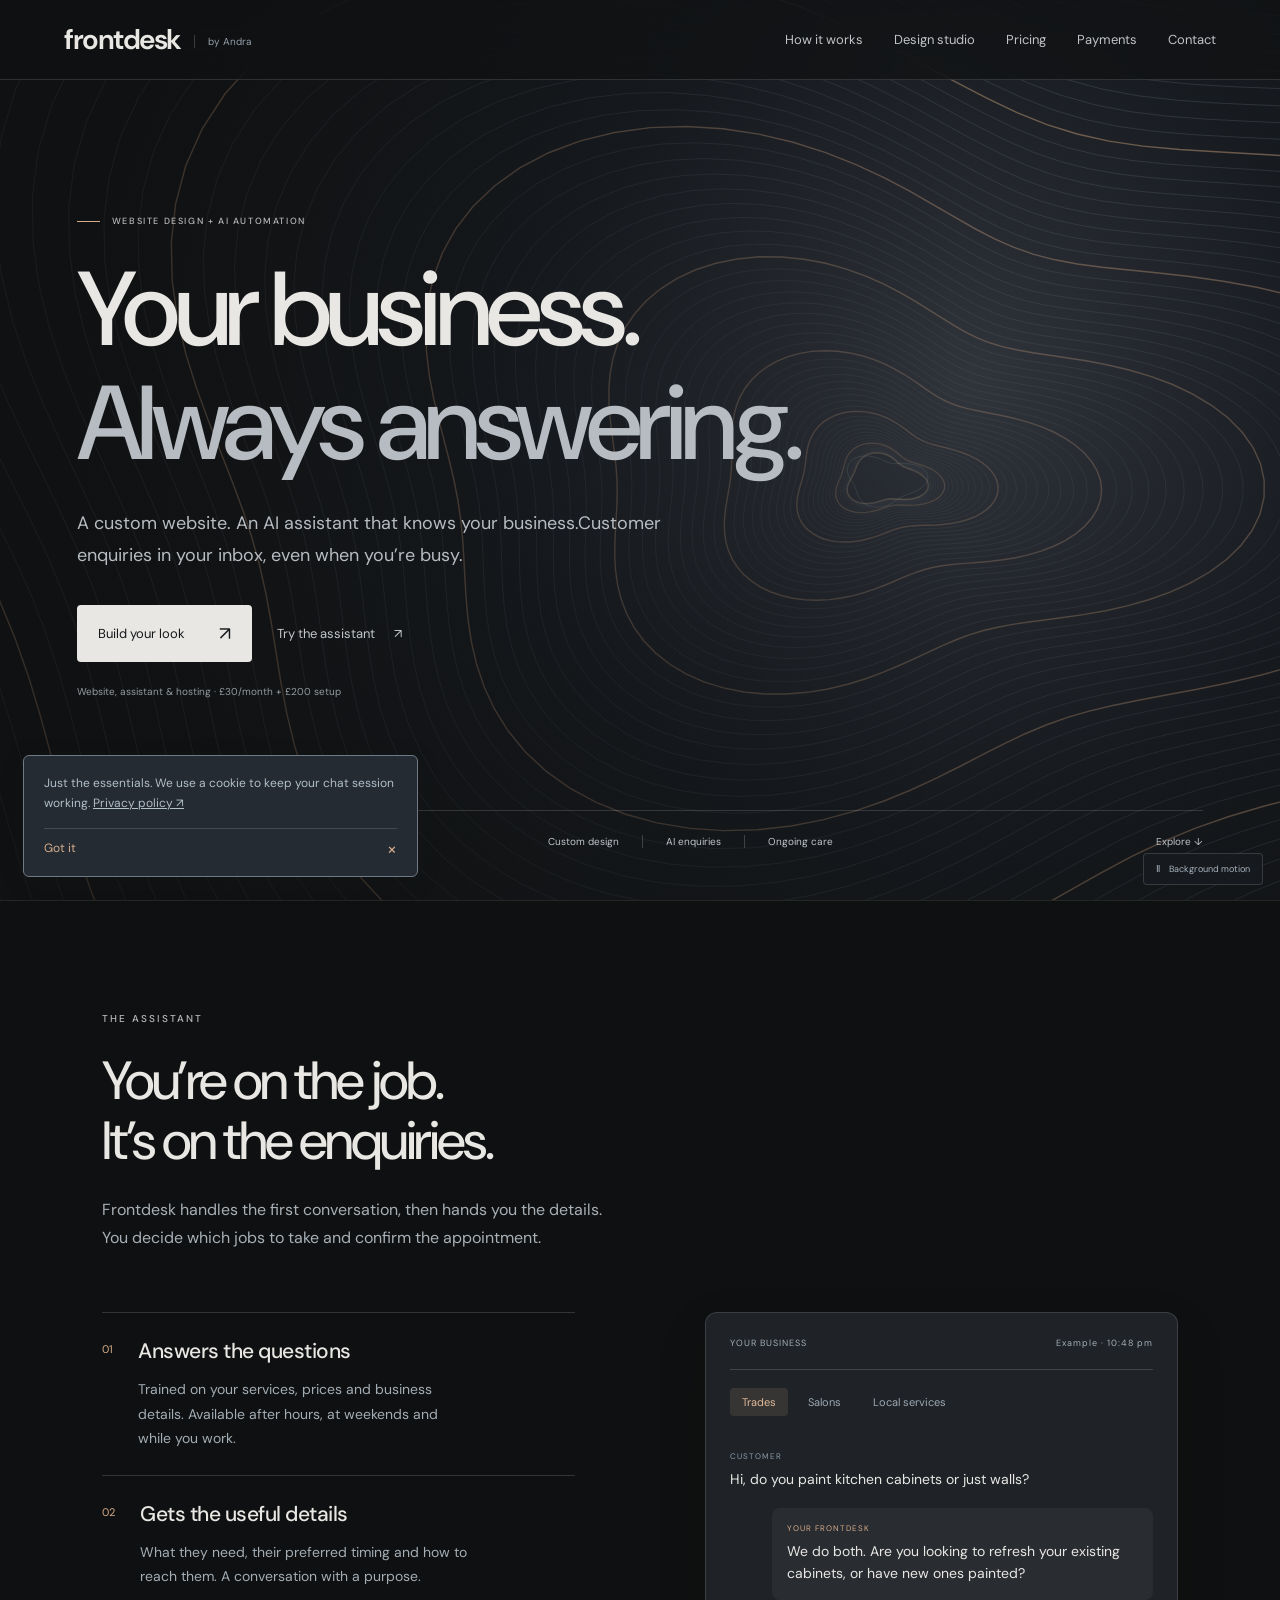
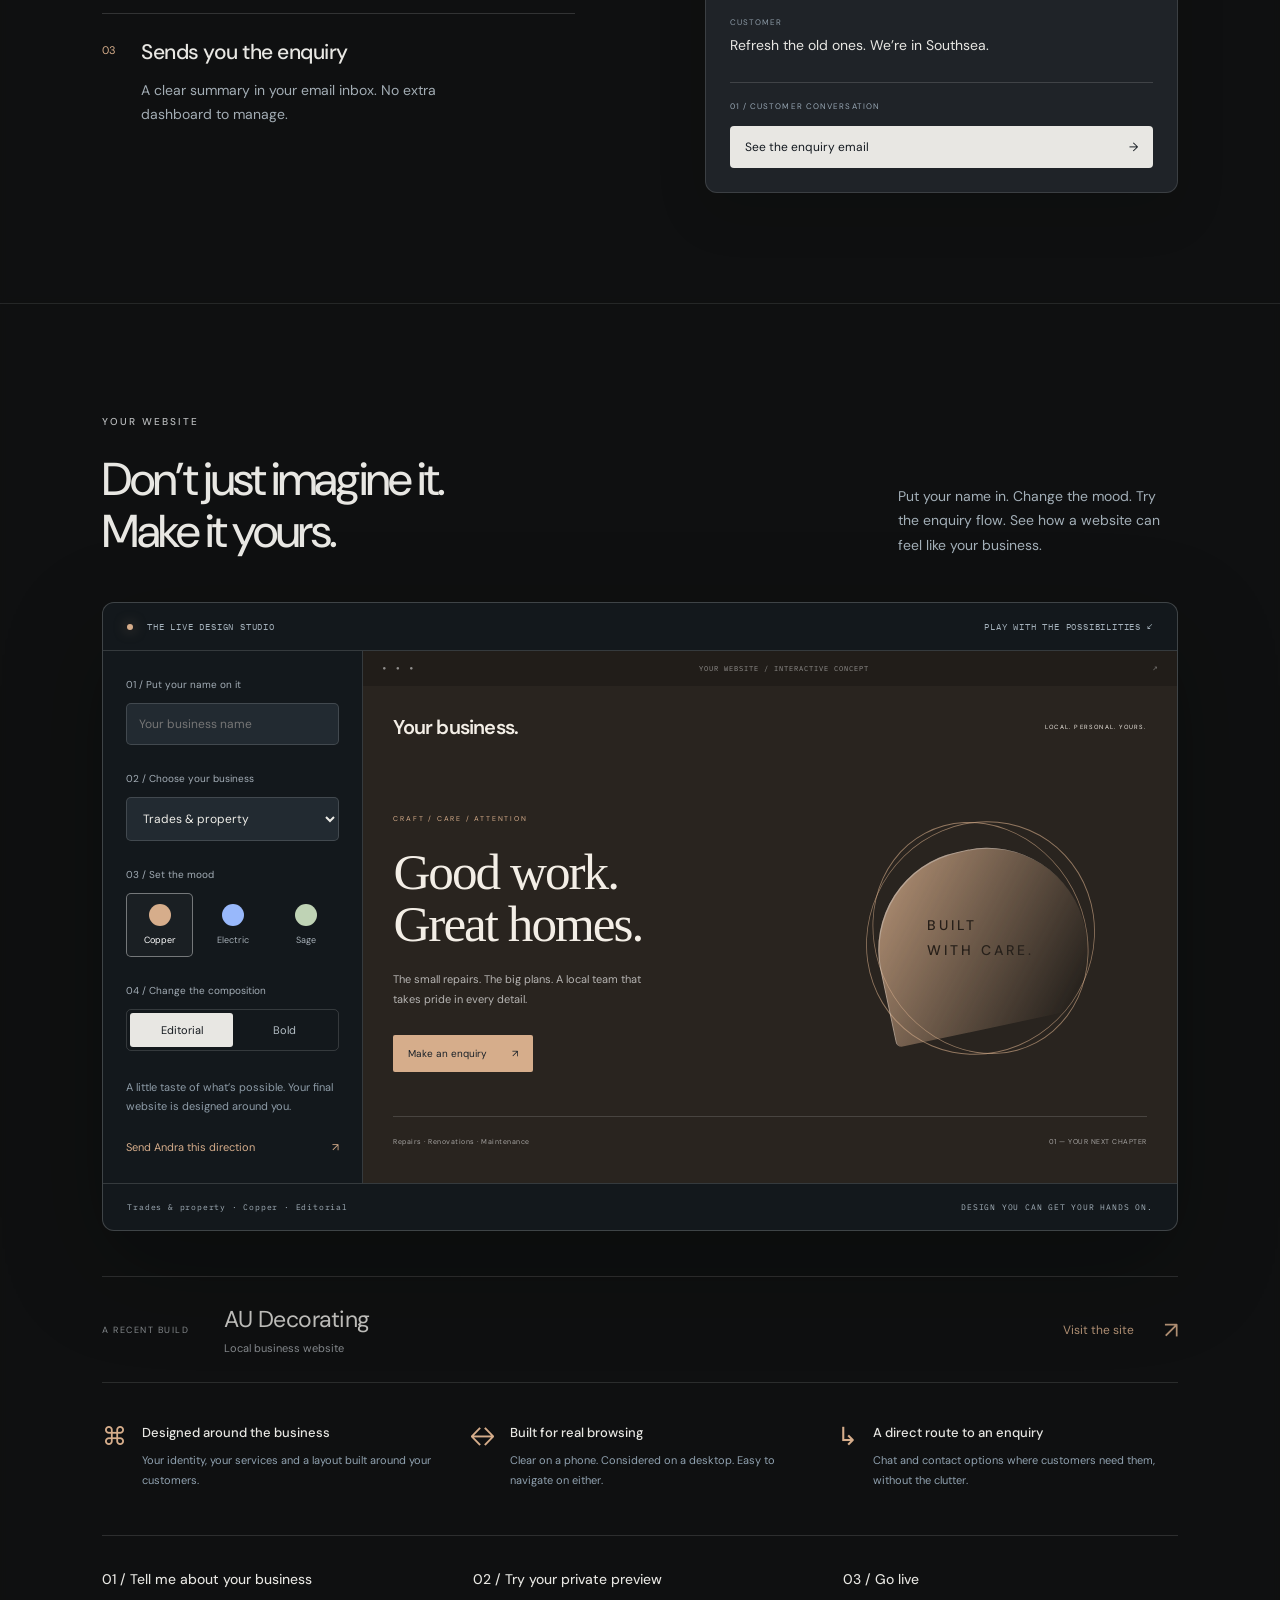
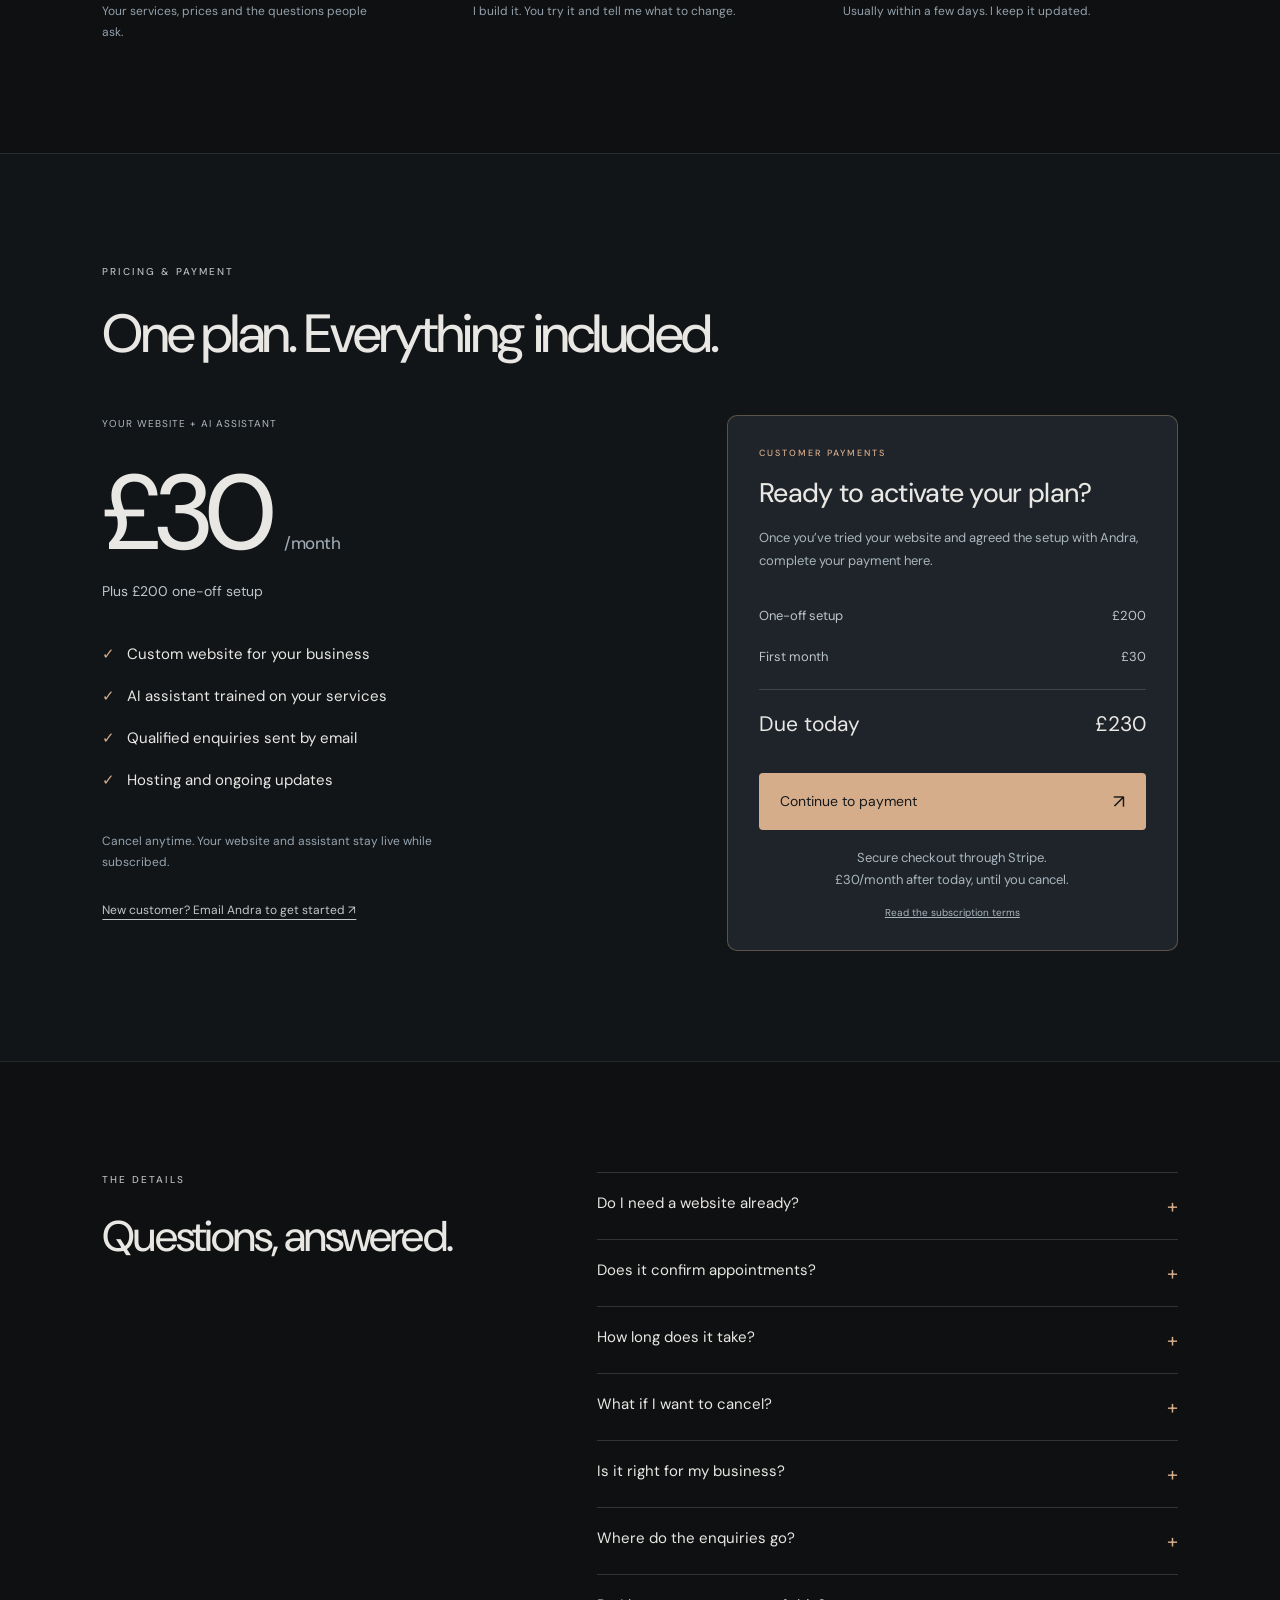
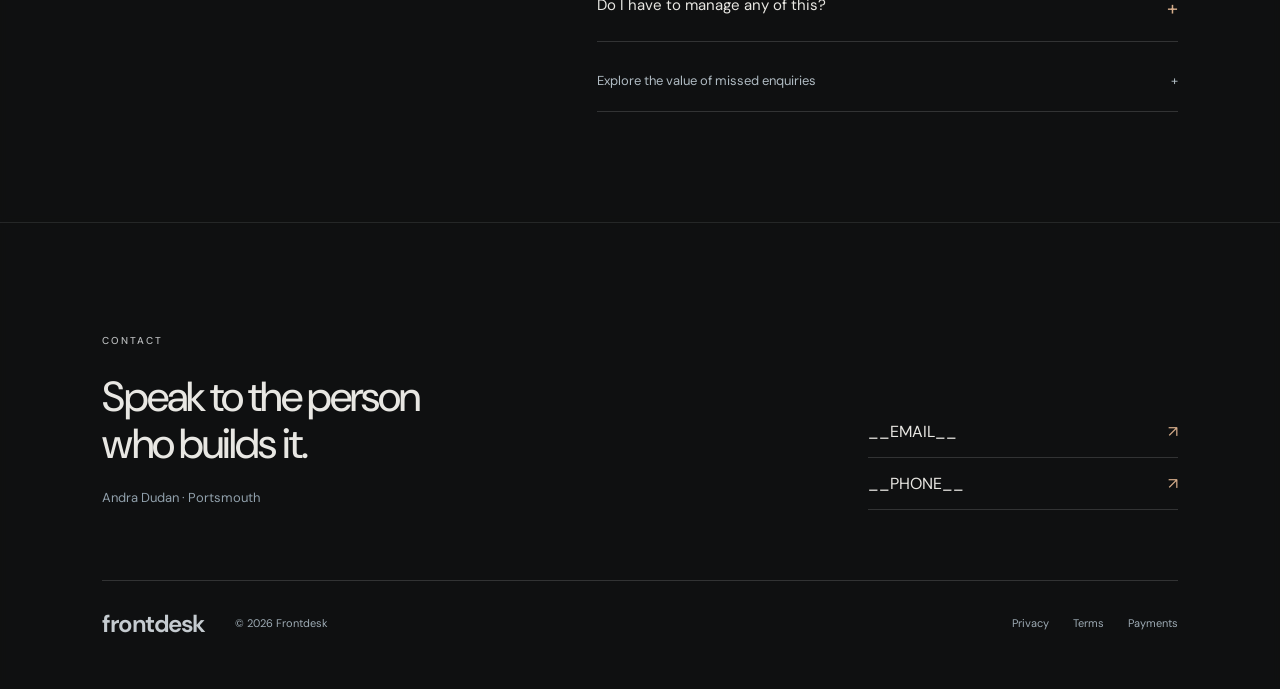
<file: templates/index.html>
<!doctype html>
<html lang="en-GB">
<head>
<meta charset="utf-8"><meta name="viewport" content="width=device-width,initial-scale=1">
<title>Frontdesk — Your business. Always answering.</title>
<meta name="description" content="Custom websites with an AI assistant that answers questions and sends enquiries to your inbox. Built and looked after by Andra in Portsmouth. £30/month + £200 setup.">
<meta name="theme-color" content="#101112">
<meta property="og:type" content="website"><meta property="og:site_name" content="Frontdesk"><meta property="og:title" content="Frontdesk — Your business. Always answering."><meta property="og:description" content="You run the business. Your website handles the first hello. Custom websites and AI assistants for local businesses."><meta property="og:url" content="https://frontdesk.org.uk">
<link rel="canonical" href="https://frontdesk.org.uk/">
<script type="application/ld+json">
{"@context":"https://schema.org","@type":"ProfessionalService","name":"Frontdesk","url":"https://frontdesk.org.uk","telephone":"+447493396628","email":"andradudan4@gmail.com","priceRange":"££","description":"Custom websites with an AI assistant that answers customer questions 24/7 and sends qualified enquiries to your inbox. Built by Andra in Portsmouth.","address":{"@type":"PostalAddress","addressLocality":"Portsmouth","addressRegion":"Hampshire","addressCountry":"GB"},"areaServed":"United Kingdom"}
</script>
<link rel="icon" href="/static/favicon.svg"><link rel="stylesheet" href="/static/frontdesk.css">
<link rel="preconnect" href="https://fonts.googleapis.com"><link rel="preconnect" href="https://fonts.gstatic.com" crossorigin>
<link href="https://fonts.googleapis.com/css2?family=DM+Sans:wght@400;450;500;550;600;650;700;750;800;900&family=IBM+Plex+Mono:wght@400;500&display=swap" rel="stylesheet">
<script defer data-domain="frontdesk.org.uk" src="https://plausible.io/js/script.js"></script>
<script defer src="/static/frontdesk.js"></script>
</head>
<body>
<div class="world" aria-hidden="true"><canvas id="signal-canvas"></canvas><div class="world-shade"></div></div>
<a class="skip" href="#main">Skip to content</a>
<header class="site-header"><a class="wordmark" href="#top" aria-label="Frontdesk home">frontdesk<span class="brand-byline">by Andra</span></a><nav id="main-nav" aria-label="Main navigation"><a href="#assistant">How it works</a><a href="#website">Design studio</a><a href="#pricing">Pricing</a><a href="#payments">Payments</a><a href="#contact">Contact</a></nav><button class="menu-button" aria-label="Open menu" aria-expanded="false" aria-controls="main-nav"><span></span><span></span></button><div class="reading-progress" aria-hidden="true"><span id="reading-progress"></span></div></header>
<main id="main">
<section class="hero" id="top" aria-labelledby="hero-heading"><div class="hero-layout"><div class="hero-content"><p class="eyebrow"><span class="eyebrow-line"></span>WEBSITE DESIGN + AI AUTOMATION</p><h1 id="hero-heading">Your business.<br><span>Always answering.</span></h1><p class="hero-description">A custom website. An AI assistant that knows your business.<br>Customer enquiries in your inbox, even when you’re busy.</p><div class="hero-actions"><a class="action primary" href="#website">Build your look <span aria-hidden="true">↗</span></a><button class="quiet-link hero-chat" data-chat>Try the assistant <span aria-hidden="true">↗</span></button></div><p class="hero-price">Website, assistant & hosting · £30/month + £200 setup</p></div></div><div class="hero-bottom"><span>Built by Andra. Portsmouth, UK.</span><div class="hero-capabilities"><span>Custom design</span><span>AI enquiries</span><span>Ongoing care</span></div><a href="#assistant">Explore ↓</a></div></section>
<section class="content-section" id="assistant" aria-labelledby="assistant-heading"><div class="section-heading"><p class="eyebrow">THE ASSISTANT</p><h2 id="assistant-heading">You’re on the job.<br>It’s on the enquiries.</h2><p>Frontdesk handles the first conversation, then hands you the details. You decide which jobs to take and confirm the appointment.</p></div><div class="assistant-layout"><div class="features"><article><span>01</span><div><h3>Answers the questions</h3><p>Trained on your services, prices and business details. Available after hours, at weekends and while you work.</p></div></article><article><span>02</span><div><h3>Gets the useful details</h3><p>What they need, their preferred timing and how to reach them. A conversation with a purpose.</p></div></article><article><span>03</span><div><h3>Sends you the enquiry</h3><p>A clear summary in your email inbox. No extra dashboard to manage.</p></div></article></div><div class="conversation" id="demo-surface"><div class="conversation-heading"><span>YOUR BUSINESS</span><span>Example · 10:48 pm</span></div><div class="demo-tabs" role="tablist" aria-label="Example business"><button id="tab-trades" role="tab" aria-selected="true" aria-controls="example-conversation" data-example="trades">Trades</button><button id="tab-salon" role="tab" aria-selected="false" aria-controls="example-conversation" data-example="salon" tabindex="-1">Salons</button><button id="tab-services" role="tab" aria-selected="false" aria-controls="example-conversation" data-example="services" tabindex="-1">Local services</button></div><div id="example-conversation" role="tabpanel" aria-labelledby="tab-trades"><div id="example-messages" aria-live="polite"><div class="example-message customer"><span>CUSTOMER</span><p>Hi, do you paint kitchen cabinets or just walls?</p></div><div class="example-message assistant"><span>YOUR FRONTDESK</span><p>We do both. Are you looking to refresh your existing cabinets, or have new ones painted?</p></div><div class="example-message customer"><span>CUSTOMER</span><p>Refresh the old ones. We’re in Southsea.</p></div></div></div><div class="lead-preview" id="lead-preview" hidden><div class="mail-heading"><span aria-hidden="true">↳</span><div><b>New website enquiry</b><span>To: your business inbox</span></div><span class="sample-label">SAMPLE</span></div><dl><div><dt>Service</dt><dd id="lead-service">Kitchen cabinet repaint</dd></div><div><dt>Customer’s details</dt><dd>Name and preferred contact method</dd></div><div><dt>Job notes</dt><dd id="lead-notes">Existing cabinets to refresh · Southsea</dd></div><div><dt>Your next step</dt><dd>Contact the customer to discuss the job.</dd></div></dl><p>Illustrative summary. The assistant gathers contact details before forwarding an enquiry.</p></div><div class="demo-walkthrough"><span id="walkthrough-step">01 / CUSTOMER CONVERSATION</span><button id="walkthrough-next" aria-controls="example-conversation lead-preview" aria-expanded="false">See the enquiry email <span aria-hidden="true">→</span></button></div></div></div></section>
<section class="content-section work-section" id="website" aria-labelledby="work-heading"><div class="work-heading"><div><p class="eyebrow">YOUR WEBSITE</p><h2 id="work-heading">Don’t just imagine it.<br>Make it yours.</h2></div><p>Put your name in. Change the mood. Try the enquiry flow. See how a website can feel like your business.</p></div><div class="design-studio" id="design-studio">
 <div class="studio-topline"><span><i aria-hidden="true"></i> THE LIVE DESIGN STUDIO</span><span>PLAY WITH THE POSSIBILITIES ↙</span></div>
 <div class="studio-layout">
  <div class="studio-controls">
   <label class="studio-label" for="studio-name">01 / Put your name on it</label><input id="studio-name" maxlength="32" placeholder="Your business name" autocomplete="organization">
   <label class="studio-label" for="studio-business">02 / Choose your business</label><select id="studio-business"><option value="trades">Trades & property</option><option value="salon">Hair & beauty</option><option value="cleaning">Cleaning & home care</option></select>
   <fieldset><legend class="studio-label">03 / Set the mood</legend><div class="studio-palette"><button data-tone="copper" aria-pressed="true"><i></i>Copper</button><button data-tone="blue" aria-pressed="false"><i></i>Electric</button><button data-tone="sage" aria-pressed="false"><i></i>Sage</button></div></fieldset>
   <fieldset><legend class="studio-label">04 / Change the composition</legend><div class="studio-layout-switch"><button data-composition="editorial" aria-pressed="true">Editorial</button><button data-composition="bold" aria-pressed="false">Bold</button></div></fieldset>
   <p class="studio-disclaimer">A little taste of what’s possible. Your final website is designed around you.</p>
   <a id="studio-brief" class="studio-brief" href="mailto:andradudan4@gmail.com?subject=My%20Frontdesk%20website">Send Andra this direction <span aria-hidden="true">↗</span></a>
  </div>
  <div class="studio-canvas" data-tone="copper" data-composition="editorial" id="studio-canvas">
   <div class="studio-browser"><span aria-hidden="true">● ● ●</span><span>YOUR WEBSITE / INTERACTIVE CONCEPT</span><span aria-hidden="true">↗</span></div>
   <div class="concept-nav"><strong id="concept-name">Your business.</strong><span>LOCAL. PERSONAL. YOURS.</span></div>
   <div class="concept-body"><div class="concept-copy"><span id="concept-kicker">CRAFT / CARE / ATTENTION</span><h3 id="concept-heading">Good work.<br>Great homes.</h3><p id="concept-description">The small repairs. The big plans. A local team that takes pride in every detail.</p><button id="concept-enquire">Make an enquiry <span aria-hidden="true">↗</span></button></div><div class="concept-art" aria-hidden="true"><div class="art-orbit orbit-one"></div><div class="art-orbit orbit-two"></div><div class="art-core"></div><span id="concept-art-label">BUILT<br>WITH CARE.</span></div></div>
   <div class="concept-footer"><span id="concept-services">Repairs · Renovations · Maintenance</span><span>01 — YOUR NEXT CHAPTER</span></div>
   <div class="concept-receipt" id="concept-receipt" hidden><div><span class="receipt-mark" aria-hidden="true">↳</span><span>EXAMPLE ENQUIRY</span><button id="receipt-close" aria-label="Close example enquiry">×</button></div><h4>From your website.<br>Into your working day.</h4><p id="receipt-message">“We’d love a quote for a few repairs around the house.”</p><div class="receipt-route"><span>Website</span><b>→</b><span>Assistant</span><b>→</b><span>Your inbox</span></div><p class="receipt-note">The assistant collects the details. You follow up and agree the job. This is a demonstration; nothing is sent.</p></div>
  </div>
 </div><div class="studio-bottom"><span id="studio-status" role="status">Trades & property · Copper · Editorial</span><span>DESIGN YOU CAN GET YOUR HANDS ON.</span></div>
</div>
<a class="project-reference" href="https://www.au-decorating.com" target="_blank" rel="noopener noreferrer"><span class="project-reference-label">A RECENT BUILD</span><span class="project-reference-name">AU Decorating <small>Local business website</small></span><span class="project-reference-action">Visit the site <span aria-hidden="true">↗</span></span></a><div class="craft-details"><article><span class="craft-symbol" aria-hidden="true">⌘</span><div><h3>Designed around the business</h3><p>Your identity, your services and a layout built around your customers.</p></div></article><article><span class="craft-symbol" aria-hidden="true">↔</span><div><h3>Built for real browsing</h3><p>Clear on a phone. Considered on a desktop. Easy to navigate on either.</p></div></article><article><span class="craft-symbol" aria-hidden="true">↳</span><div><h3>A direct route to an enquiry</h3><p>Chat and contact options where customers need them, without the clutter.</p></div></article></div><div class="setup-line"><div><b>01 / Tell me about your business</b><p>Your services, prices and the questions people ask.</p></div><div><b>02 / Try your private preview</b><p>I build it. You try it and tell me what to change.</p></div><div><b>03 / Go live</b><p>Usually within a few days. I keep it updated.</p></div></div></section>
<section class="content-section pricing-section" id="pricing" aria-labelledby="price-heading"><div class="section-heading"><p class="eyebrow">PRICING & PAYMENT</p><h2 id="price-heading">One plan. Everything included.</h2></div><div class="pricing-grid"><div class="plan"><p class="plan-label">YOUR WEBSITE + AI ASSISTANT</p><div class="price-display">£30<span>/month</span></div><p class="setup-price">Plus £200 one-off setup</p><ul><li>Custom website for your business</li><li>AI assistant trained on your services</li><li>Qualified enquiries sent by email</li><li>Hosting and ongoing updates</li></ul><p class="plan-note">Cancel anytime. Your website and assistant stay live while subscribed.</p><a class="quiet-link" href="mailto:__EMAIL__?subject=Frontdesk%20website%20enquiry">New customer? Email Andra to get started ↗</a></div><div class="payment-panel" id="payments"><p class="eyebrow">CUSTOMER PAYMENTS</p><h3>Ready to activate your plan?</h3><p>Once you’ve tried your website and agreed the setup with Andra, complete your payment here.</p><dl><div><dt>One-off setup</dt><dd>£200</dd></div><div><dt>First month</dt><dd>£30</dd></div><div class="payment-total"><dt>Due today</dt><dd>£230</dd></div></dl><a class="action primary payment-action" href="/pay">Continue to payment <span aria-hidden="true">↗</span></a><p class="payment-small">Secure checkout through Stripe.<br>£30/month after today, until you cancel.</p><a class="terms-link" href="/terms">Read the subscription terms</a></div></div></section>
<section class="content-section questions" id="faq"><div class="questions-heading"><p class="eyebrow">THE DETAILS</p><h2>Questions, answered.</h2></div><div class="faq-list"><details><summary>Do I need a website already?<span aria-hidden="true">+</span></summary><p>No. Your custom website is included in the plan. If you already have a site, we’ll discuss the best way to connect your assistant.</p></details><details><summary>Does it confirm appointments?<span aria-hidden="true">+</span></summary><p>It gathers the enquiry, preferred timing and contact details, then sends them to you. You confirm the appointment. It never promises a slot it can’t see.</p></details><details><summary>How long does it take?<span aria-hidden="true">+</span></summary><p>Usually a few days after our first chat. I build your site and train the assistant, then send you a private preview to try before it goes live.</p></details><details><summary>What if I want to cancel?<span aria-hidden="true">+</span></summary><p>You can cancel anytime. When your subscription ends, your hosted website and assistant are paused. See the <a href="/terms">full terms</a> for the details.</p></details><details><summary>Is it right for my business?<span aria-hidden="true">+</span></summary><p>It’s made for local service businesses: trades, salons, barbers, cleaners, garages, dog groomers and more. If customers ask questions before getting in touch, let’s talk.</p></details><details><summary>Where do the enquiries go?<span aria-hidden="true">+</span></summary><p>Straight to your email inbox as a clear summary with the customer’s contact details. Messages are processed by our AI provider to generate replies. Read our <a href="/privacy">privacy policy</a> for how information is handled.</p></details><details><summary>Do I have to manage any of this?<span aria-hidden="true">+</span></summary><p>I look after the build, hosting and updates. You tell me when your services or prices change, and follow up with the enquiries.</p></details></div><details class="calculator-disclosure" id="problem"><summary>Explore the value of missed enquiries <span>+</span></summary><div class="calculator"><div class="calc-field"><label for="enq">Enquiries each week <output id="ev" for="enq">25</output></label><input type="range" id="enq" min="5" max="100" value="25"></div><div class="calc-field"><label for="miss">Enquiries you miss <output id="mv" for="miss">8</output></label><input type="range" id="miss" min="0" max="25" value="8"></div><div class="calc-field"><label for="job">Average job value <output id="jv" for="job">£120</output></label><input type="range" id="job" min="20" max="2000" step="10" value="120"></div><div class="calc-result"><output id="lost" aria-live="polite">£4,157</output><span>potential job value<br>per month</span></div><p class="calc-note">An illustration, not a revenue forecast. Assumes every missed enquiry becomes a job; real conversion rates vary. Based on 4.33 weeks per month.</p></div></details></section>
<footer id="contact" class="site-footer"><div class="contact-main"><div><p class="eyebrow">CONTACT</p><h2>Speak to the person<br>who builds it.</h2><p>Andra Dudan · Portsmouth</p></div><div class="contact-links"><a href="mailto:__EMAIL__">__EMAIL__ <span>↗</span></a><a href="tel:__PHONE_TEL__">__PHONE__ <span>↗</span></a></div></div><div class="footer-bottom"><a class="wordmark" href="#top">frontdesk</a><span>© <span id="year"></span> Frontdesk</span><div><a href="/privacy">Privacy</a><a href="/terms">Terms</a><a href="/pay">Payments</a></div></div></footer>
</main><nav class="mobile-shortcuts" aria-label="Quick access"><a href="#website"><span aria-hidden="true">▤</span>Design studio</a><a href="#assistant"><span aria-hidden="true">↳</span>How it works</a><a href="#pricing"><span aria-hidden="true">£</span>Pricing</a><a href="#payments"><span aria-hidden="true">↗</span>Payments</a></nav><button id="motion-toggle" class="motion-button" aria-label="Pause background animation" aria-pressed="false"><span id="motion-icon" aria-hidden="true">Ⅱ</span><span>Background motion</span></button>
<dialog id="chat" aria-labelledby="chat-title"><div class="chat-head"><div><h2 id="chat-title">Your frontdesk.</h2><p>A real demo. Ask it anything.</p></div><button id="close-chat" aria-label="Close chat">×</button></div><div class="chat-privacy">You’re chatting with AI. <a href="/privacy">How your details are used ↗</a></div><div id="msgs" role="log" aria-live="polite" aria-relevant="additions text"></div><p id="chat-status" role="status"></p><form id="chat-form"><label for="inp" class="sr-only">Your message</label><input id="inp" name="message" maxlength="2000" placeholder="Tell me about your business…" autocomplete="off" required><button id="snd" type="submit" aria-label="Send message">↗</button></form><div class="chat-direct">Prefer a person? <a href="tel:__PHONE_TEL__">Call Andra</a></div></dialog>
<div class="cookie-note" id="cookie-note" role="region" aria-label="Cookie information" hidden><p>Just the essentials. We use a cookie to keep your chat session working. <a href="/privacy">Privacy policy ↗</a></p><button id="cookie-dismiss" aria-label="Dismiss cookie information">Got it <span aria-hidden="true">×</span></button></div>
</body></html>
</file>
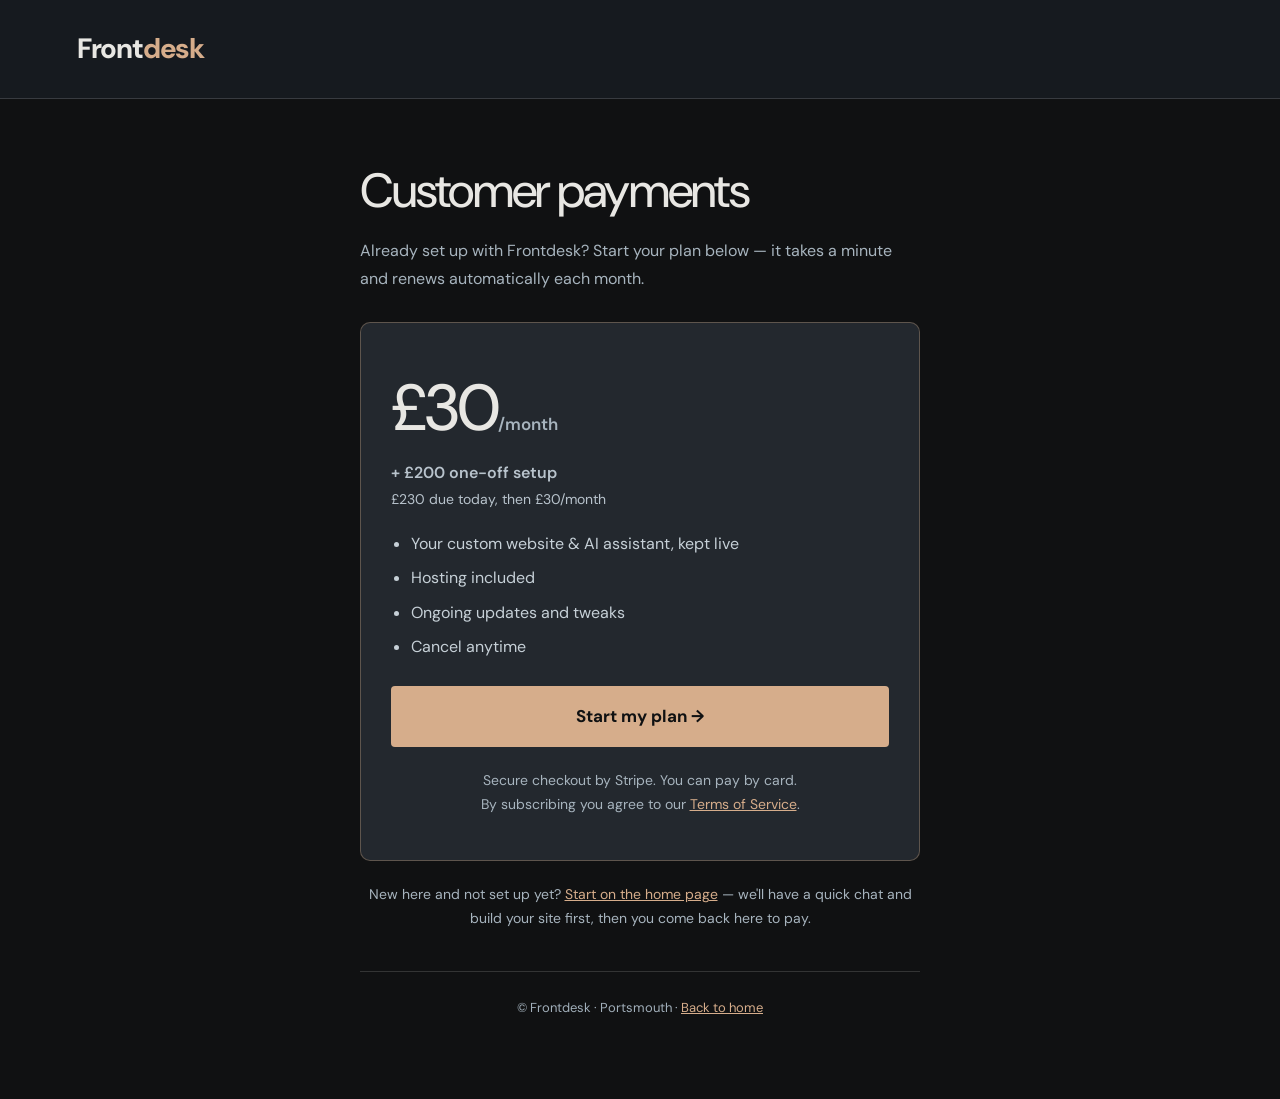
<file: public/pay.html>
<!DOCTYPE html><html lang="en"><head>
<meta charset="utf-8"><meta name="viewport" content="width=device-width, initial-scale=1">
<title>Customer payments — Frontdesk</title>
<meta name="theme-color" content="#17201d">
<link rel="icon" href="/static/favicon.svg">
<link rel="stylesheet" href="/static/support-pages.css">
<style>
  body{margin:0;background:#f4f4ef;color:#17201d;font-family:-apple-system,BlinkMacSystemFont,Segoe UI,Roboto,Helvetica,Arial,sans-serif;line-height:1.7;}
  .bar{background:#17201d;padding:20px 26px;}
  .bar a{color:#fff;text-decoration:none;font-weight:800;font-size:20px;letter-spacing:-.02em;}
  .bar a span{color:#2449f5;}
  .wrap{max-width:560px;margin:0 auto;padding:48px 26px 80px;}
  h1{font-size:32px;letter-spacing:-.02em;margin:0 0 6px;}
  .lead{color:#6c6760;margin:0 0 30px;}
  .card{background:#fff;border:1px solid #e4ded2;border-radius:18px;padding:30px;box-shadow:0 10px 30px rgba(0,0,0,.05);}
  .price{font-size:40px;font-weight:800;letter-spacing:-.02em;}
  .price span{font-size:17px;font-weight:600;color:#6c6760;}
  ul{padding-left:20px;margin:18px 0 26px;}
  li{margin:7px 0;}
  .pay-btn{display:block;text-align:center;background:#2449f5;color:#fff;text-decoration:none;font-weight:700;font-size:17px;padding:16px;border-radius:12px;}
  .pay-btn:hover{background:#193aca;}
  .note{color:#6c6760;font-size:14px;margin-top:22px;text-align:center;}
  .note a{color:#2449f5;}
  .foot{color:#a59e92;font-size:13px;margin-top:40px;text-align:center;}
  .foot a{color:#a59e92;}
</style></head><body>
<div class="bar"><a href="/">Front<span>desk</span></a></div>
<div class="wrap">
  <h1>Customer payments</h1>
  <p class="lead">Already set up with Frontdesk? Start your plan below — it takes a minute and renews automatically each month.</p>
  <div class="card">
    <div class="price">£30<span>/month</span></div>
    <div style="color:#6c6760;font-weight:600;margin:-4px 0 2px;">+ £200 one-off setup</div>
    <div style="color:#a59e92;font-size:14px;margin-bottom:6px;">£230 due today, then £30/month</div>
    <ul>
      <li>Your custom website &amp; AI assistant, kept live</li>
      <li>Hosting included</li>
      <li>Ongoing updates and tweaks</li>
      <li>Cancel anytime</li>
    </ul>
    <a class="pay-btn" href="https://buy.stripe.com/28E00j9K232X61m7q3bjW08">Start my plan →</a>
    <p class="note">Secure checkout by Stripe. You can pay by card.<br>By subscribing you agree to our <a href="/terms">Terms of Service</a>.</p>
  </div>
  <p class="note">New here and not set up yet? <a href="/">Start on the home page</a> — we'll have a quick chat and build your site first, then you come back here to pay.</p>
  <div class="foot">&copy; Frontdesk · Portsmouth · <a href="/">Back to home</a></div>
</div></body></html>
</file>
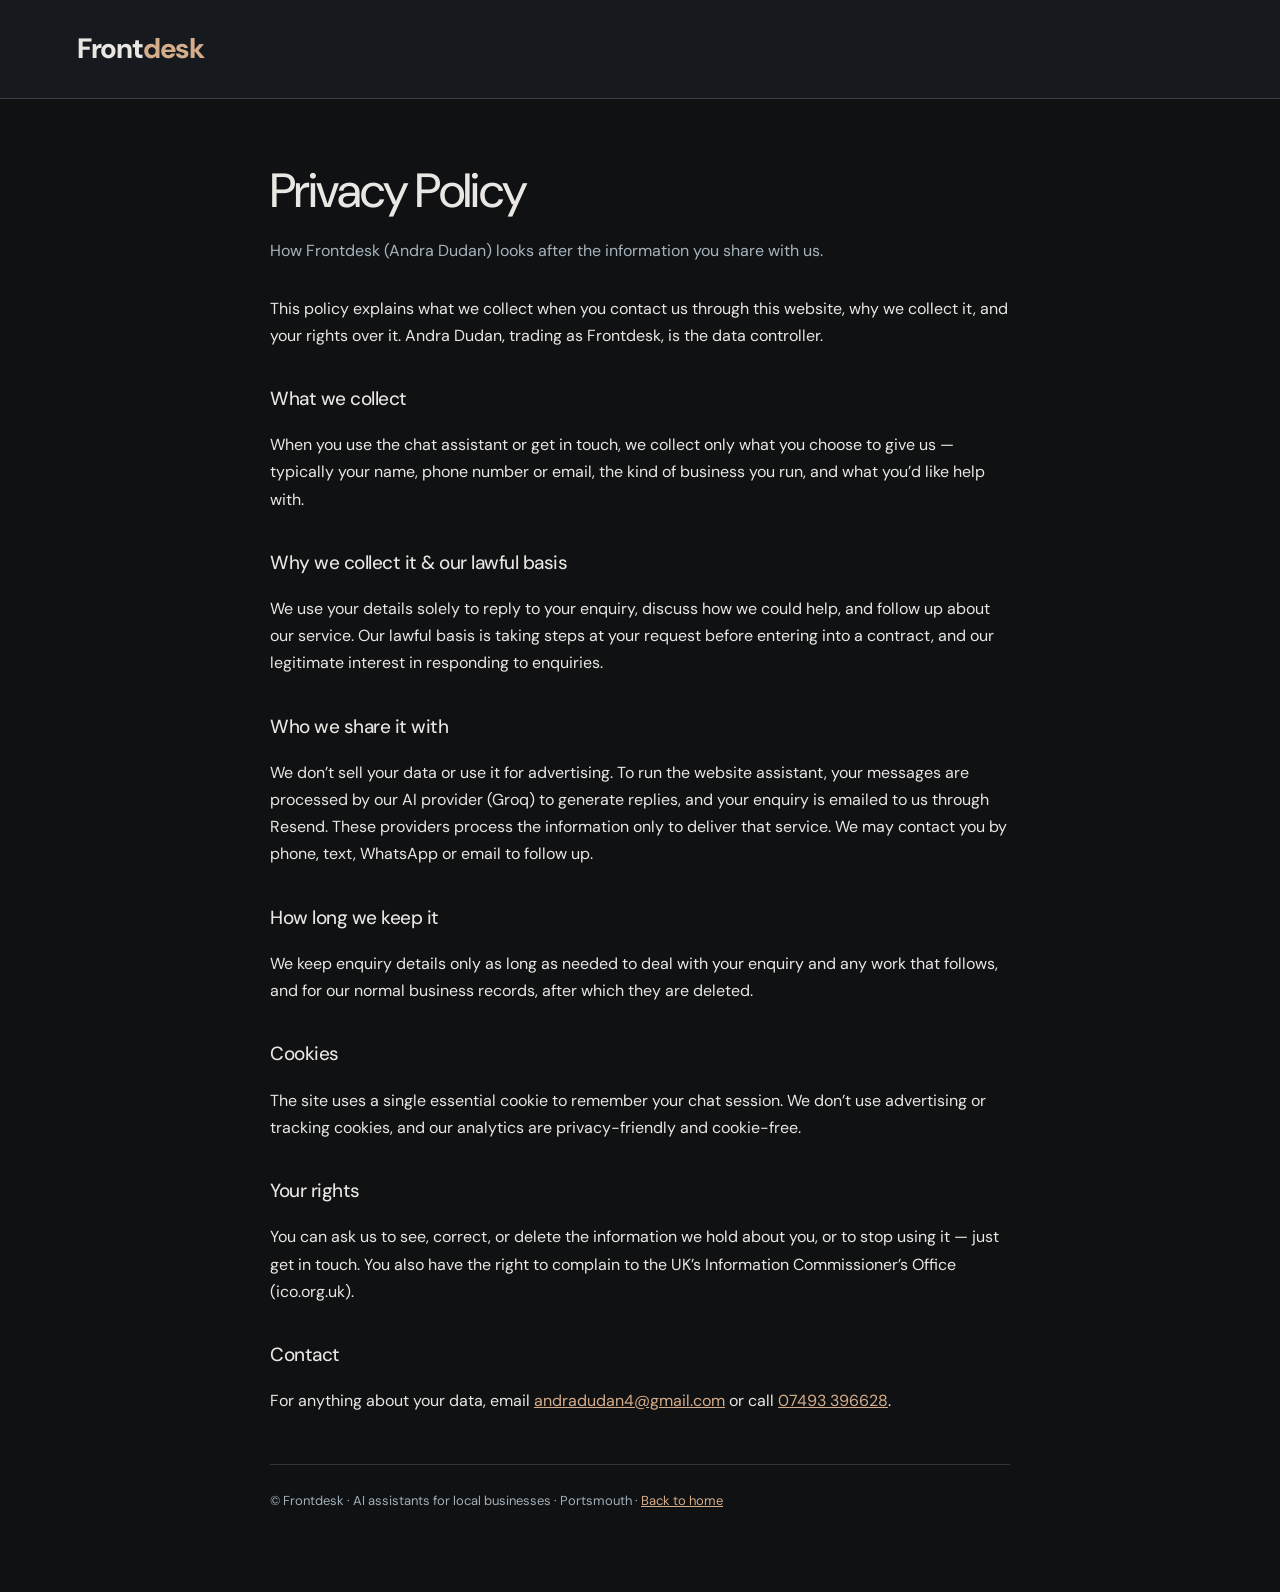
<file: public/privacy.html>
<!DOCTYPE html><html lang="en"><head>
<meta charset="utf-8"><meta name="viewport" content="width=device-width, initial-scale=1">
<title>Privacy Policy — Frontdesk</title>
<meta name="theme-color" content="#17201d">
<link rel="icon" href="/static/favicon.svg">
<link rel="stylesheet" href="/static/support-pages.css">
<style>
  body{margin:0;background:#f4f4ef;color:#17201d;font-family:-apple-system,BlinkMacSystemFont,Segoe UI,Roboto,Helvetica,Arial,sans-serif;line-height:1.7;}
  .bar{background:#17201d;padding:20px 26px;}
  .bar a{color:#fff;text-decoration:none;font-weight:800;font-size:20px;letter-spacing:-.02em;}
  .bar a span{color:#2449f5;}
  .wrap{max-width:740px;margin:0 auto;padding:48px 26px 80px;}
  h1{font-size:34px;letter-spacing:-.02em;margin:0 0 6px;}
  .lead{color:#6c6760;margin:0 0 30px;}
  h2{font-size:19px;margin:34px 0 8px;}
  a{color:#2449f5;}
  .foot{color:#a59e92;font-size:13px;margin-top:50px;border-top:1px solid #e4ded2;padding-top:20px;}
</style></head><body>
<div class="bar"><a href="/">Front<span>desk</span></a></div>
<div class="wrap">
  <h1>Privacy Policy</h1>
  <p class="lead">How Frontdesk (Andra Dudan) looks after the information you share with us.</p>

  <p>This policy explains what we collect when you contact us through this website, why we collect it, and your rights over it. Andra Dudan, trading as Frontdesk, is the data controller.</p>

  <h2>What we collect</h2>
  <p>When you use the chat assistant or get in touch, we collect only what you choose to give us &mdash; typically your name, phone number or email, the kind of business you run, and what you&rsquo;d like help with.</p>

  <h2>Why we collect it &amp; our lawful basis</h2>
  <p>We use your details solely to reply to your enquiry, discuss how we could help, and follow up about our service. Our lawful basis is taking steps at your request before entering into a contract, and our legitimate interest in responding to enquiries.</p>

  <h2>Who we share it with</h2>
  <p>We don&rsquo;t sell your data or use it for advertising. To run the website assistant, your messages are processed by our AI provider (Groq) to generate replies, and your enquiry is emailed to us through Resend. These providers process the information only to deliver that service. We may contact you by phone, text, WhatsApp or email to follow up.</p>

  <h2>How long we keep it</h2>
  <p>We keep enquiry details only as long as needed to deal with your enquiry and any work that follows, and for our normal business records, after which they are deleted.</p>

  <h2>Cookies</h2>
  <p>The site uses a single essential cookie to remember your chat session. We don&rsquo;t use advertising or tracking cookies, and our analytics are privacy-friendly and cookie-free.</p>

  <h2>Your rights</h2>
  <p>You can ask us to see, correct, or delete the information we hold about you, or to stop using it &mdash; just get in touch. You also have the right to complain to the UK&rsquo;s Information Commissioner&rsquo;s Office (ico.org.uk).</p>

  <h2>Contact</h2>
  <p>For anything about your data, email <a href="mailto:andradudan4@gmail.com">andradudan4@gmail.com</a> or call <a href="tel:07493396628">07493 396628</a>.</p>

  <div class="foot">&copy; Frontdesk · AI assistants for local businesses · Portsmouth · <a href="/">Back to home</a></div>
</div></body></html>
</file>
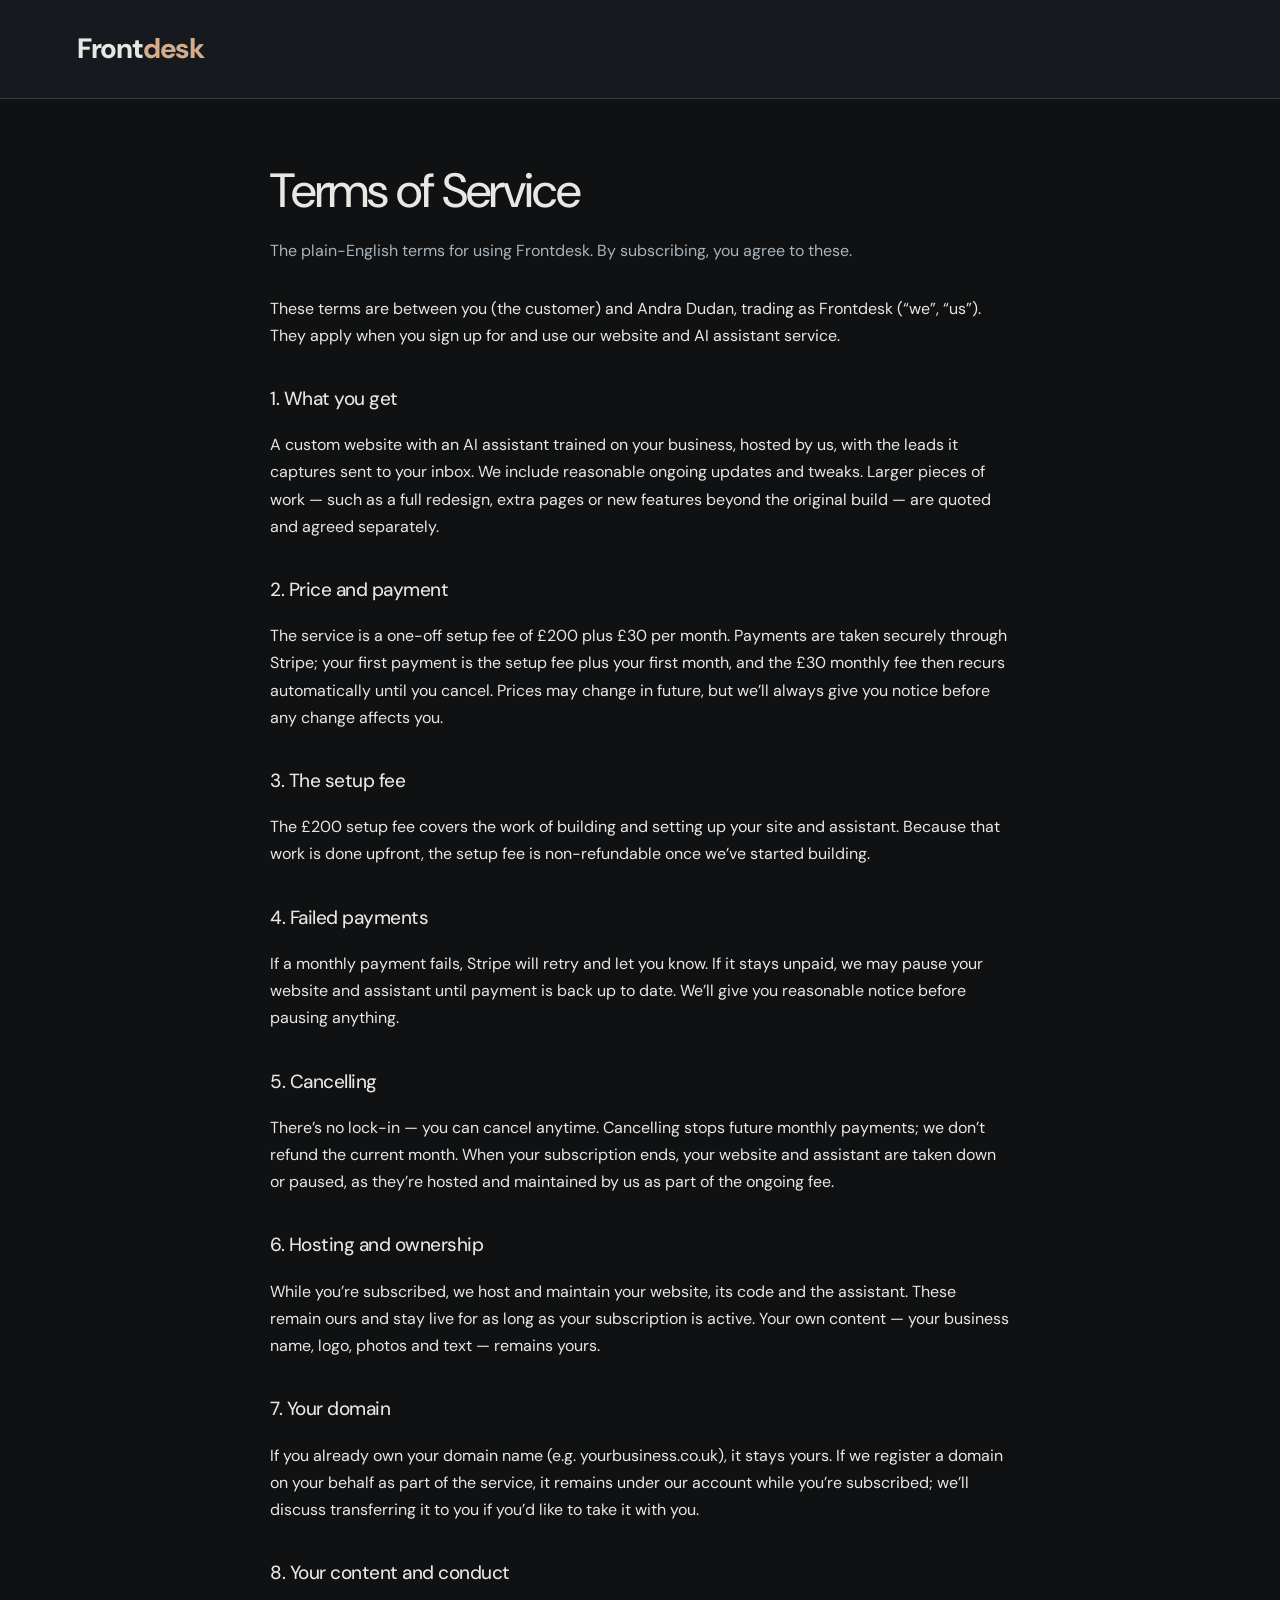
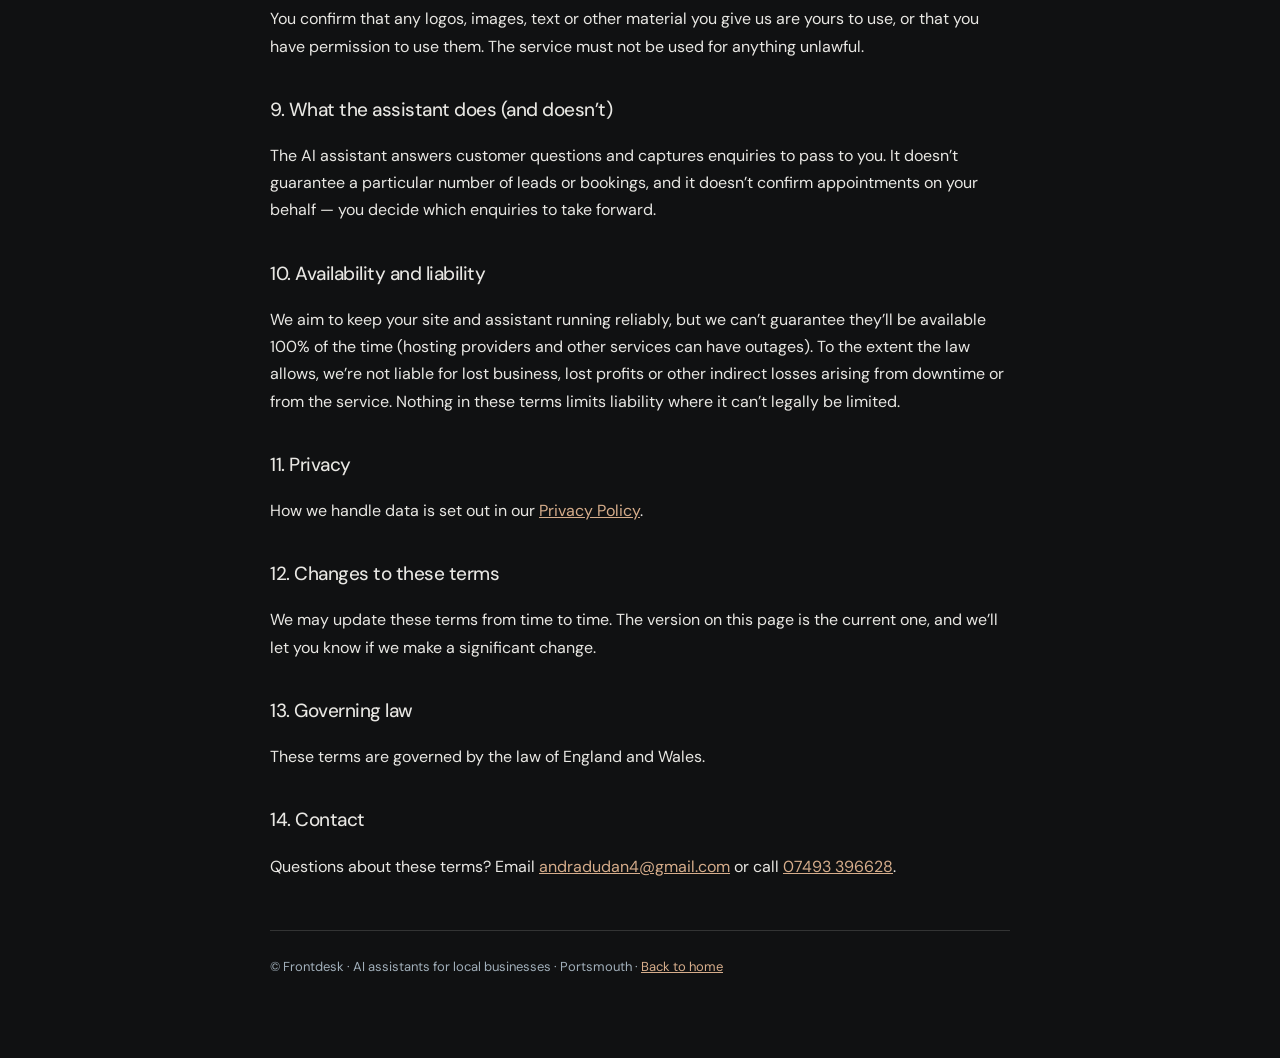
<file: public/terms.html>
<!DOCTYPE html><html lang="en"><head>
<meta charset="utf-8"><meta name="viewport" content="width=device-width, initial-scale=1">
<title>Terms of Service — Frontdesk</title>
<meta name="theme-color" content="#17201d">
<link rel="icon" href="/static/favicon.svg">
<link rel="stylesheet" href="/static/support-pages.css">
<style>
  body{margin:0;background:#f4f4ef;color:#17201d;font-family:-apple-system,BlinkMacSystemFont,Segoe UI,Roboto,Helvetica,Arial,sans-serif;line-height:1.7;}
  .bar{background:#17201d;padding:20px 26px;}
  .bar a{color:#fff;text-decoration:none;font-weight:800;font-size:20px;letter-spacing:-.02em;}
  .bar a span{color:#2449f5;}
  .wrap{max-width:740px;margin:0 auto;padding:48px 26px 80px;}
  h1{font-size:34px;letter-spacing:-.02em;margin:0 0 6px;}
  .lead{color:#6c6760;margin:0 0 30px;}
  h2{font-size:19px;margin:34px 0 8px;}
  a{color:#2449f5;}
  .foot{color:#a59e92;font-size:13px;margin-top:50px;border-top:1px solid #e4ded2;padding-top:20px;}
</style></head><body>
<div class="bar"><a href="/">Front<span>desk</span></a></div>
<div class="wrap">
  <h1>Terms of Service</h1>
  <p class="lead">The plain-English terms for using Frontdesk. By subscribing, you agree to these.</p>

  <p>These terms are between you (the customer) and Andra Dudan, trading as Frontdesk (&ldquo;we&rdquo;, &ldquo;us&rdquo;). They apply when you sign up for and use our website and AI assistant service.</p>

  <h2>1. What you get</h2>
  <p>A custom website with an AI assistant trained on your business, hosted by us, with the leads it captures sent to your inbox. We include reasonable ongoing updates and tweaks. Larger pieces of work &mdash; such as a full redesign, extra pages or new features beyond the original build &mdash; are quoted and agreed separately.</p>

  <h2>2. Price and payment</h2>
  <p>The service is a one-off setup fee of &pound;200 plus &pound;30 per month. Payments are taken securely through Stripe; your first payment is the setup fee plus your first month, and the &pound;30 monthly fee then recurs automatically until you cancel. Prices may change in future, but we&rsquo;ll always give you notice before any change affects you.</p>

  <h2>3. The setup fee</h2>
  <p>The &pound;200 setup fee covers the work of building and setting up your site and assistant. Because that work is done upfront, the setup fee is non-refundable once we&rsquo;ve started building.</p>

  <h2>4. Failed payments</h2>
  <p>If a monthly payment fails, Stripe will retry and let you know. If it stays unpaid, we may pause your website and assistant until payment is back up to date. We&rsquo;ll give you reasonable notice before pausing anything.</p>

  <h2>5. Cancelling</h2>
  <p>There&rsquo;s no lock-in &mdash; you can cancel anytime. Cancelling stops future monthly payments; we don&rsquo;t refund the current month. When your subscription ends, your website and assistant are taken down or paused, as they&rsquo;re hosted and maintained by us as part of the ongoing fee.</p>

  <h2>6. Hosting and ownership</h2>
  <p>While you&rsquo;re subscribed, we host and maintain your website, its code and the assistant. These remain ours and stay live for as long as your subscription is active. Your own content &mdash; your business name, logo, photos and text &mdash; remains yours.</p>

  <h2>7. Your domain</h2>
  <p>If you already own your domain name (e.g. yourbusiness.co.uk), it stays yours. If we register a domain on your behalf as part of the service, it remains under our account while you&rsquo;re subscribed; we&rsquo;ll discuss transferring it to you if you&rsquo;d like to take it with you.</p>

  <h2>8. Your content and conduct</h2>
  <p>You confirm that any logos, images, text or other material you give us are yours to use, or that you have permission to use them. The service must not be used for anything unlawful.</p>

  <h2>9. What the assistant does (and doesn&rsquo;t)</h2>
  <p>The AI assistant answers customer questions and captures enquiries to pass to you. It doesn&rsquo;t guarantee a particular number of leads or bookings, and it doesn&rsquo;t confirm appointments on your behalf &mdash; you decide which enquiries to take forward.</p>

  <h2>10. Availability and liability</h2>
  <p>We aim to keep your site and assistant running reliably, but we can&rsquo;t guarantee they&rsquo;ll be available 100% of the time (hosting providers and other services can have outages). To the extent the law allows, we&rsquo;re not liable for lost business, lost profits or other indirect losses arising from downtime or from the service. Nothing in these terms limits liability where it can&rsquo;t legally be limited.</p>

  <h2>11. Privacy</h2>
  <p>How we handle data is set out in our <a href="/privacy">Privacy Policy</a>.</p>

  <h2>12. Changes to these terms</h2>
  <p>We may update these terms from time to time. The version on this page is the current one, and we&rsquo;ll let you know if we make a significant change.</p>

  <h2>13. Governing law</h2>
  <p>These terms are governed by the law of England and Wales.</p>

  <h2>14. Contact</h2>
  <p>Questions about these terms? Email <a href="mailto:andradudan4@gmail.com">andradudan4@gmail.com</a> or call <a href="tel:07493396628">07493 396628</a>.</p>

  <div class="foot">&copy; Frontdesk · AI assistants for local businesses · Portsmouth · <a href="/">Back to home</a></div>
</div></body></html>
</file>
<file: static/frontdesk.css>
:root{--paper:#e8e7e3;--ink:#101112;--blue:#d6ad8b;--line:#ffffff25;--muted:#a0a5aa;--sans:'DM Sans',Arial,sans-serif;color-scheme:dark}*{box-sizing:border-box}html{scroll-behavior:smooth;scroll-padding-top:110px}body{margin:0;background:var(--ink);color:var(--paper);font-family:var(--sans);-webkit-font-smoothing:antialiased}button,input{font:inherit}a{color:inherit;text-decoration:none}button{cursor:pointer;color:inherit;border:0}p,h1,h2,h3{margin:0}p{line-height:1.75}a:focus-visible,button:focus-visible,summary:focus-visible,input:focus-visible{outline:2px solid var(--blue);outline-offset:6px}::selection{background:var(--blue);color:var(--ink)}.world{position:fixed;inset:0;z-index:-1;pointer-events:none;background:#101112}.world canvas{position:absolute;inset:0;width:100%;height:100%}.world-shade{position:absolute;inset:0;background:linear-gradient(90deg,#101112a0,transparent 75%),linear-gradient(0deg,#10111255,transparent 40%)}.site-header{height:91px;position:absolute;top:0;left:0;right:0;padding:0 5%;display:flex;align-items:center;justify-content:space-between;z-index:20;border-bottom:1px solid #ffffff15}.wordmark{font-size:28px;font-weight:650;letter-spacing:-1.2px;display:flex;align-items:center;gap:12px}.brand-symbol{font-size:27px;letter-spacing:-2px;color:var(--blue)}.site-header nav{display:flex;gap:31px;font-size:13px;color:#c1c3c6}.site-header nav a:hover{color:var(--blue)}.menu-button{display:none}.hero{min-height:100svh;position:relative;padding:165px 7% 110px;display:flex;align-items:center}.hero-content{max-width:1100px}.eyebrow{font-size:10px;letter-spacing:2px;font-weight:500;color:#b8babc;margin-bottom:25px;line-height:1.5}h1{font-size:clamp(65px,7.4vw,115px);line-height:1.045;letter-spacing:-.055em;font-weight:500}h1 span{color:#b6bcc2}h2{font-size:clamp(38px,4.2vw,63px);font-weight:450;letter-spacing:-.045em;line-height:1.12}.hero-description{font-size:18px;line-height:1.8;color:#b6bcc1;margin-top:30px;max-width:580px}.hero-actions{display:flex;align-items:center;gap:32px;margin-top:33px}.action{display:inline-flex;align-items:center;justify-content:space-between;gap:34px;padding:16px 21px;font-size:13px;border-radius:4px;transition:background .2s,transform .2s}.primary{background:var(--paper);color:#16191b}.primary:hover{background:var(--blue);transform:translateY(-2px)}.action span{font-size:19px}.quiet-link{font-size:13px;color:#c3c7c9;display:inline-flex;align-items:center;gap:19px}.quiet-link:hover{color:var(--blue)}.hero-price{font-size:11px;color:#939bA1;margin-top:21px}.hero-bottom{position:absolute;left:7%;right:7%;bottom:60px;padding-top:24px;border-top:1px solid var(--line);display:flex;justify-content:space-between;gap:20px;font-size:10px;color:#939da4}.hero-bottom a{color:#bcc2c7}.content-section,.site-footer{padding:110px 8%;border-top:1px solid #ffffff18;background:#10111299;backdrop-filter:blur(3px)}.section-heading{max-width:780px;margin-bottom:60px}.section-heading>p:last-child:not(.eyebrow){max-width:520px;font-size:16px;color:#a8b0b7;margin-top:25px}.assistant-layout{display:grid;grid-template-columns:1fr 1fr;gap:12%;align-items:center}.features article{display:flex;gap:25px;padding:24px 0;border-top:1px solid var(--line)}.features article>span{font-size:11px;color:var(--blue);margin-top:5px}.features h3{font-size:21px;font-weight:500;letter-spacing:-.5px;margin-bottom:12px}.features p{font-size:14px;color:#a3adb5;max-width:330px}.conversation{background:#22262bef;border:1px solid #ffffff20;border-radius:12px;padding:24px;box-shadow:0 20px 50px #0002}.conversation-heading{display:flex;justify-content:space-between;gap:20px;font-size:9px;letter-spacing:1px;color:#a4aeb6;padding-bottom:20px;border-bottom:1px solid var(--line)}.demo-tabs{display:flex;gap:8px;padding:18px 0}.demo-tabs button{background:none;color:#9da9b3;padding:7px 12px;font-size:11px;border-radius:4px}.demo-tabs button[aria-selected=true]{background:#d6ad8b20;color:#e2ba9a}.example-message{max-width:90%;margin:17px 0}.example-message>span{display:block;font-size:8px;letter-spacing:1px;color:#8d9ba7;margin-bottom:7px}.example-message p{font-size:14px;line-height:1.6}.example-message.assistant{margin-left:auto;padding:15px;background:#e8e7e30c;border-radius:8px}.example-message.assistant>span{color:#d6ad8b}.conversation-note{font-size:11px;color:#94a1ad;border-top:1px solid var(--line);padding-top:20px;margin-top:25px}.work-heading{display:flex;justify-content:space-between;align-items:flex-end;gap:60px;margin-bottom:45px}.work-heading h2{font-size:clamp(36px,3.6vw,55px)}.work-heading>p{max-width:280px;font-size:14px;color:#a3afb8}.project{display:block}.project-image{height:400px;position:relative;overflow:hidden;border-radius:8px;background:#252a2f}.project-image img{width:100%;height:100%;object-fit:cover;object-position:center 49%;filter:brightness(.76);transition:transform .6s}.project:hover img{transform:scale(1.025)}.project-visit{position:absolute;right:24px;bottom:24px;padding:13px 18px;background:#181c20d9;border:1px solid #ffffff35;border-radius:4px;font-size:12px}.project-caption{display:flex;align-items:center;gap:30px;padding:21px 0;border-bottom:1px solid var(--line)}.project-caption h3{font-weight:450;font-size:19px}.project-caption span{font-size:12px;color:#9aa7b1}.project-caption span:last-child{margin-left:auto}.setup-line{display:grid;grid-template-columns:repeat(3,1fr);gap:36px;margin-top:45px}.setup-line b{font-weight:450;font-size:14px}.setup-line p{font-size:12px;color:#94a1ad;margin-top:12px;max-width:280px}.pricing-section{background:#14171bd6}.pricing-section .section-heading{max-width:100%;margin-bottom:50px}.pricing-grid{display:grid;grid-template-columns:1.1fr 1fr;gap:12%;align-items:start}.plan-label{font-size:10px;letter-spacing:1px;color:#b1bac1}.price-display{font-size:106px;font-weight:450;letter-spacing:-7px;line-height:1.1;margin-top:23px}.price-display span{font-size:17px;letter-spacing:-.5px;color:#a0abb4;margin-left:15px}.setup-price{font-size:14px;color:#bec5ca;margin-top:7px}.plan ul{list-style:none;padding:0;margin:30px 0}.plan li{padding:11px 0;font-size:15px;display:flex;gap:12px}.plan li::before{content:'✓';color:var(--blue)}.plan-note{font-size:12px;color:#97a4af;max-width:340px;margin-bottom:25px}.plan .quiet-link{font-size:12px;line-height:1.8;text-decoration:underline;text-underline-offset:5px}.payment-panel{padding:31px;background:#23282ed9;border:1px solid #d6ad8b55;border-radius:10px;scroll-margin-top:35px}.payment-panel .eyebrow{color:var(--blue);font-size:9px;margin-bottom:17px}.payment-panel h3{font-size:27px;line-height:1.2;font-weight:450;letter-spacing:-.7px;margin-bottom:18px}.payment-panel>p:not(.eyebrow){font-size:13px;line-height:1.7;color:#aab6bf}.payment-panel dl{margin:23px 0}.payment-panel dl>div{display:flex;justify-content:space-between;font-size:13px;padding:12px 0;color:#bbc5cc}.payment-panel dd{margin:0}.payment-panel .payment-total{border-top:1px solid var(--line);margin-top:12px;padding-top:20px;font-size:21px;color:var(--paper)}.payment-action{width:100%;background:var(--blue);font-size:14px;margin-bottom:17px}.payment-panel .payment-small{font-size:11px;text-align:center;line-height:1.6}.terms-link{font-size:10px;color:#aab6bf;text-decoration:underline;display:block;text-align:center;margin-top:15px}.questions{display:grid;grid-template-columns:.8fr 1.2fr;gap:30px 10%}.questions h2{font-size:43px}.faq-list{border-top:1px solid var(--line)}.faq-list details{border-bottom:1px solid var(--line)}summary{list-style:none;cursor:pointer}summary::-webkit-details-marker{display:none}.faq-list summary{display:flex;justify-content:space-between;gap:20px;padding:20px 0;font-size:15px}.faq-list summary span{color:var(--blue);font-size:20px}.faq-list details[open] summary>span{transform:rotate(45deg)}.faq-list p{font-size:13px;color:#9dabb6;padding-bottom:20px;line-height:1.8}.faq-list a{text-decoration:underline}.calculator-disclosure{grid-column:2;border-bottom:1px solid var(--line);font-size:13px;color:#b0bbc3}.calculator-disclosure>summary{display:flex;justify-content:space-between;padding:0 0 22px}.calculator{padding:10px 0 25px}.calc-field{margin-bottom:20px}.calc-field label{display:flex;justify-content:space-between;font-size:13px;margin-bottom:7px}.calc-field input{width:100%;accent-color:var(--blue)}.calc-result{display:flex;gap:20px;align-items:center;border-top:1px solid var(--line);padding-top:17px}.calc-result output{font-size:38px;letter-spacing:-1px;color:var(--paper)}.calc-result span{font-size:11px}.calc-note{font-size:10px;line-height:1.7;margin-top:15px;color:#96a5b1}.site-footer{padding-bottom:50px}.contact-main{display:flex;justify-content:space-between;align-items:flex-end;gap:50px;padding-bottom:70px}.contact-main h2{font-size:42px}.contact-main>div>p:last-child{font-size:13px;color:#91a0ac;margin-top:20px}.contact-links{min-width:310px}.contact-links a{display:flex;justify-content:space-between;gap:35px;font-size:16px;border-bottom:1px solid var(--line);padding:15px 0}.contact-links a span{color:var(--blue)}.footer-bottom{border-top:1px solid var(--line);padding-top:27px;display:flex;align-items:center;gap:30px;font-size:11px;color:#9eabb5}.footer-bottom .wordmark{color:#c5cbd0;font-size:24px}.footer-bottom>div{margin-left:auto;display:flex;gap:24px}.motion-button{position:fixed;bottom:15px;right:17px;display:flex;align-items:center;gap:9px;z-index:10;font-size:9px;padding:9px 12px;border:1px solid #ffffff25;background:#171b20c9;color:#aab5be;border-radius:4px}.motion-button:disabled{opacity:.5;cursor:default}.skip{position:fixed;top:-80px;left:15px;background:var(--blue);color:var(--ink);padding:15px;z-index:100}.skip:focus{top:10px}
#chat{position:fixed;inset:auto 24px 24px auto;width:420px;height:620px;max-height:calc(100dvh - 48px);max-width:calc(100vw - 36px);padding:0;border:1px solid #ffffff25;background:var(--paper);color:var(--ink);box-shadow:0 24px 100px #0003;margin:0;overflow:hidden}#chat[open]{display:flex;flex-direction:column}#chat::backdrop{background:#17201d70;backdrop-filter:blur(4px)}.chat-head{display:flex;justify-content:space-between;align-items:center;background:var(--blue);color:white;padding:22px}.chat-head h2{font-size:27px;letter-spacing:-1px}.chat-head p{font-size:12px;color:#e1e7ff;margin-top:5px}.chat-head button{background:transparent;border:1px solid #ffffff60;color:white;width:35px;height:35px;font-size:24px;line-height:1}.chat-head button:focus-visible{outline-color:white}.chat-privacy{font-size:10px;padding:11px 20px;border-bottom:1px solid var(--line);color:#737b70}.chat-privacy a{text-decoration:underline;margin-left:5px}#msgs{flex:1;overflow-y:auto;overscroll-behavior:contain;padding:20px;display:flex;flex-direction:column;gap:13px;min-height:0}.message{max-width:91%;font-size:14px;line-height:1.65;padding:14px 15px;white-space:pre-wrap;overflow-wrap:anywhere}.message.assistant{background:#e4e7df;align-self:flex-start;border-left:2px solid var(--blue)}.message.user{background:var(--blue);color:white;align-self:flex-end}#chat-status{font-family:var(--mono);font-size:10px;color:#737e6b;padding:0 21px;min-height:18px;margin-bottom:7px}#chat-form{display:flex;gap:10px;padding:14px 18px;border-top:1px solid var(--line);background:var(--paper)}#inp{width:100%;min-width:0;background:transparent;border:0;color:var(--ink);font-size:16px;padding:10px 2px}#snd{background:var(--blue);color:white;width:44px;height:44px;flex-shrink:0;font-size:25px}.chat-direct{text-align:center;font-size:11px;color:#7a8371;padding:0 15px 13px}.chat-direct a{text-decoration:underline}.cookie-note{position:fixed;left:23px;bottom:23px;z-index:35;max-width:395px;background:var(--paper);border:1px solid var(--ink);padding:18px 20px;box-shadow:0 5px 25px #17201d20}.cookie-note[hidden]{display:none}.cookie-note p{font-size:12px;color:#616b5d;line-height:1.65}.cookie-note a{text-decoration:underline}.cookie-note button{display:flex;justify-content:space-between;width:100%;border-top:1px solid var(--line);background:none;text-align:left;margin-top:14px;padding:11px 0 0;font-size:12px;color:var(--blue)}.cookie-note button>span{font-size:18px;line-height:1}.sr-only{position:absolute;width:1px;height:1px;padding:0;margin:-1px;overflow:hidden;clip:rect(0,0,0,0);white-space:nowrap;border:0}.skip{position:fixed;top:-80px;left:20px;background:var(--blue);color:white;padding:16px;z-index:100}.skip:focus{top:15px}#chat{background:#1c2127;color:var(--paper);border-radius:12px;border-color:#ffffff35}.chat-head{background:#303741;color:var(--paper)}.chat-head p{color:#b9c3cb}.chat-privacy{color:#a5b1bc}.message.assistant{background:#2b333c;border-left-color:var(--blue)}.message.user{background:#735b49;color:#fff}#chat-form{background:#1c2127}#inp{color:var(--paper)}#snd{color:#101112}.chat-direct{color:#adbac4}.cookie-note{background:#242b33;border-color:#6f7a84;color:var(--paper);border-radius:6px}.cookie-note p{color:#b2bec8}.cookie-note button{color:var(--blue)}.sr-only{position:absolute;width:1px;height:1px;overflow:hidden;clip:rect(0,0,0,0)}
@media(max-width:900px){.site-header{padding:0 5%;height:80px}.site-header nav{gap:21px;font-size:12px}.wordmark{font-size:25px}.hero{padding:140px 6% 110px;min-height:90svh}h1{font-size:clamp(54px,8.2vw,83px)}.hero-description{font-size:16px}.content-section,.site-footer{padding:80px 6%}.assistant-layout{gap:6%}.work-heading{gap:30px}.work-heading>p{max-width:210px}.pricing-grid{gap:7%}.payment-panel{padding:23px}.questions{gap:25px 6%}.contact-links{min-width:270px}}
@media(max-width:650px){html{scroll-padding-top:25px}.site-header{height:75px}.site-header nav{display:none}.site-header nav.open{display:flex;position:absolute;top:75px;left:0;right:0;flex-direction:column;padding:25px 6%;gap:23px;font-size:16px;background:#191e24fa;border-bottom:1px solid var(--line)}.menu-button{display:flex;flex-direction:column;gap:6px;background:none;padding:12px 0}.menu-button span{height:1px;width:25px;background:var(--paper)}.hero{padding:125px 6% 100px;min-height:100svh}h1{font-size:clamp(42px,9.6vw,63px);letter-spacing:-.05em;line-height:1.13}.hero-content{width:100%}.eyebrow{font-size:9px;letter-spacing:1.4px;margin-bottom:22px}.hero-description{font-size:15px;margin-top:24px;max-width:330px}.hero-description br{display:none}.hero-actions{gap:23px;margin-top:28px}.action{font-size:12px;padding:15px 17px;gap:19px}.quiet-link{font-size:12px;gap:9px}.hero-price{font-size:10px;line-height:1.8;max-width:290px}.hero-bottom{left:6%;right:6%;bottom:59px;font-size:9px;gap:15px;line-height:1.7}.world-shade{background:linear-gradient(90deg,#10111298,#10111210),linear-gradient(0deg,#10111255,transparent)}.content-section,.site-footer{padding:65px 6%;background:#101112cc}.section-heading{margin-bottom:30px}h2{font-size:35px;line-height:1.15}.section-heading>p:last-child:not(.eyebrow){font-size:14px;margin-top:20px}.assistant-layout{grid-template-columns:1fr;gap:30px}.features article{padding:20px 0;gap:19px}.features h3{font-size:20px}.features p{font-size:14px}.conversation{padding:20px}.demo-tabs{gap:5px}.demo-tabs button{font-size:11px}.conversation-heading{font-size:8px;letter-spacing:.5px}.example-message p{font-size:14px}.work-heading{display:block;margin-bottom:30px}.work-heading h2{font-size:34px}.work-heading>p{font-size:14px;max-width:100%;margin-top:20px}.project-image{height:320px}.project-visit{right:16px;bottom:16px;font-size:11px;padding:11px 14px}.project-caption{gap:9px 20px;flex-wrap:wrap;padding:18px 0}.project-caption h3{width:100%;font-size:20px}.project-caption span{font-size:10px}.setup-line{grid-template-columns:1fr;gap:22px;margin-top:30px}.setup-line b{font-size:14px}.setup-line p{font-size:12px;margin-top:6px;max-width:100%}.pricing-grid{grid-template-columns:1fr;gap:35px}.price-display{font-size:90px}.price-display span{font-size:16px}.plan li{font-size:14px}.plan .quiet-link{font-size:12px}.payment-panel{padding:25px 22px}.payment-panel h3{font-size:26px}.payment-action{font-size:14px;padding:17px}.payment-panel .payment-small{font-size:12px}.terms-link{font-size:11px}.questions{grid-template-columns:1fr;gap:30px}.questions h2{font-size:35px}.calculator-disclosure{grid-column:1}.faq-list summary{font-size:14px;padding:21px 0}.faq-list p{font-size:13px}.contact-main{display:block;padding-bottom:40px}.contact-main h2{font-size:34px}.contact-links{min-width:0;margin-top:27px}.contact-links a{font-size:14px;gap:20px;overflow-wrap:anywhere}.footer-bottom{flex-wrap:wrap;gap:17px;font-size:10px}.footer-bottom .wordmark{font-size:23px}.footer-bottom>div{margin-left:0;width:100%;gap:25px}.site-footer{padding-bottom:75px}.motion-button{bottom:12px;right:12px;font-size:8px;padding:8px 10px}#chat{inset:0;max-width:100vw;width:100%;height:100dvh;max-height:100dvh;border-radius:0;margin:0}.chat-head h2{font-size:27px}.chat-head p{font-size:12px}#msgs{padding:20px}.message{font-size:15px}.chat-privacy{font-size:10px;line-height:1.8}.chat-direct{padding-bottom:max(15px,env(safe-area-inset-bottom))}.cookie-note{left:13px;bottom:54px;max-width:calc(100vw - 26px)}}
@media(prefers-reduced-motion:reduce){html{scroll-behavior:auto}*,*::before,*::after{animation:none!important;transition:none!important}.action:hover,.project:hover img{transform:none}}
/* Craft, proof and direct navigation */
.site-header{position:fixed;height:80px;background:#101112b8;backdrop-filter:blur(20px);border-bottom-color:#ffffff17}.wordmark{gap:13px;font-size:28px;letter-spacing:-1.5px}.brand-byline{font-size:10px;letter-spacing:0;color:#94a1ad;font-weight:400;border-left:1px solid #ffffff30;padding-left:13px;margin-top:4px}.reading-progress{position:absolute;bottom:-1px;left:0;right:0;height:1px;background:#ffffff0b}.reading-progress span{display:block;height:100%;background:var(--blue);transform:scaleX(0);transform-origin:left;will-change:transform}.site-header nav a{transition:color .2s;position:relative}.site-header nav a[aria-current=true]{color:#e4bb9a}.site-header nav a[aria-current=true]::after{content:'';position:absolute;bottom:-10px;left:0;width:13px;height:1px;background:var(--blue)}.hero{padding:150px 6% 135px;min-height:100svh}.hero-layout{display:grid;grid-template-columns:1.12fr 1fr;gap:6%;align-items:center;width:100%;max-width:1600px;margin:auto}.hero h1{font-size:clamp(49px,5.4vw,86px);line-height:1.085;letter-spacing:-.052em}.hero-description{font-size:16px;max-width:455px;margin-top:26px}.hero-description br{display:none}.hero .eyebrow{display:flex;align-items:center;gap:12px;font-size:9px;letter-spacing:1.6px}.eyebrow-line{display:block;width:23px;height:1px;background:var(--blue)}.hero-actions{gap:25px}.hero-price{font-size:10px}.hero-bottom{left:6%;right:6%;bottom:52px}.hero-capabilities{display:flex;gap:23px;color:#c0c7cc}.hero-capabilities span+span{border-left:1px solid #ffffff30;padding-left:23px}.hero-showcase{position:relative;display:block;padding:35px 26px 91px 0;perspective:1200px;min-width:0;transform:translateY(18px)}.showcase-caption{display:flex;justify-content:space-between;gap:15px;font-size:7px;letter-spacing:1.2px;color:#aeb7be;margin:0 0 17px 3px}.showcase-desktop{overflow:hidden;border:1px solid #ffffff40;border-radius:8px;background:#222831;box-shadow:0 25px 80px #0007;transform:rotateY(-7deg) rotateX(3deg) rotateZ(-2deg);transition:transform .6s cubic-bezier(.2,.7,.2,1)}.hero-showcase:hover .showcase-desktop{transform:rotateY(0) rotateX(0) rotateZ(0)}.showcase-desktop img{display:block;width:100%;height:auto}.browser-bar{height:30px;padding:0 13px;display:flex;align-items:center;justify-content:space-between;gap:10px;background:#292e36;color:#a4afb8;font-size:8px;border-bottom:1px solid #ffffff12}.browser-dots{font-size:7px;letter-spacing:2px;color:#687785}.showcase-mobile{width:25%;position:absolute;right:0;bottom:65px;padding:4px;border:1px solid #ffffff75;border-radius:14px;background:#15191f;box-shadow:0 18px 50px #000b;overflow:hidden;transform:rotateZ(5deg);transition:transform .6s}.showcase-mobile img{width:100%;height:auto;display:block;border-radius:10px}.hero-showcase:hover .showcase-mobile{transform:translateY(-7px) rotateZ(1deg)}.showcase-note{display:flex;align-items:center;gap:13px;position:absolute;left:8%;bottom:8px;padding:17px 20px;width:74%;background:#20262bdb;border:1px solid #ffffff24;backdrop-filter:blur(16px);border-radius:6px;box-shadow:0 15px 40px #0003}.detail-cross{color:var(--blue);font-size:25px}.showcase-note b{display:block;font-size:11px;font-weight:500}.showcase-note div>span{display:block;font-size:9px;color:#a8b5bf;margin-top:4px}.showcase-note>span:last-child{margin-left:auto;color:var(--blue)}.assistant-layout{align-items:start}.features article{transition:border-color .3s,transform .3s}.features article:hover{border-color:#d6ad8b90;transform:translateX(4px)}.demo-walkthrough{display:flex;flex-direction:column;gap:15px;border-top:1px solid #ffffff25;margin-top:26px;padding-top:18px}.demo-walkthrough>span{font-size:8px;letter-spacing:1.1px;color:#98a7b4}.demo-walkthrough button{display:flex;align-items:center;justify-content:space-between;background:#e8e7e3;color:#141a20;border-radius:4px;padding:13px 15px;font-size:12px;transition:background .2s}.demo-walkthrough button:hover{background:var(--blue)}.lead-preview[hidden],#example-conversation[hidden]{display:none}.mail-heading{display:flex;align-items:center;gap:12px;border-bottom:1px solid var(--line);padding:25px 0 20px}.mail-heading>span:first-child{font-size:26px;color:var(--blue)}.mail-heading b{display:block;font-size:15px;font-weight:500}.mail-heading div>span{display:block;font-size:10px;color:#99a9b6;margin-top:5px}.sample-label{font-size:7px;letter-spacing:1px;padding:5px;border:1px solid #ffffff25;color:#a9b6c0;margin-left:auto}.lead-preview dl{margin:20px 0}.lead-preview dl div{padding:9px 0}.lead-preview dt{font-size:10px;color:#8f9fac;margin-bottom:5px}.lead-preview dd{font-size:13px;margin:0;line-height:1.55}.lead-preview>p{font-size:10px;color:#9cabb7;line-height:1.7}.portfolio-workbench{border:1px solid #ffffff28;border-radius:10px;overflow:hidden;background:#1b2027}.portfolio-toolbar{display:flex;justify-content:space-between;align-items:center;gap:20px;padding:20px 24px;border-bottom:1px solid #ffffff1a}.portfolio-toolbar>div:first-child{display:flex;align-items:center;gap:16px}.project-number{font-size:10px;color:#d6ad8b;border:1px solid #d6ad8b45;padding:8px}.portfolio-toolbar h3{font-size:17px;letter-spacing:-.3px;font-weight:450}.project-type{font-size:10px;color:#98a8b4}.device-switch{display:flex;gap:3px;border:1px solid #ffffff24;padding:3px;border-radius:5px}.device-switch button{padding:8px 12px;background:transparent;color:#a6b3bf;border-radius:3px;font-size:10px}.device-switch button[aria-pressed=true]{background:#d6ad8b;color:#13191f}.portfolio-stage{position:relative;min-height:550px;display:flex;align-items:center;justify-content:center;padding:45px 13% 40px 6%;background:radial-gradient(ellipse at 50% 80%,#34404c,#181e25 80%);isolation:isolate}.portfolio-grid{position:absolute;inset:0;z-index:-1;background-image:linear-gradient(#ffffff05 1px,transparent 1px),linear-gradient(90deg,#ffffff05 1px,transparent 1px);background-size:42px 42px;mask-image:linear-gradient(transparent,#000 40%,#000 70%,transparent)}.portfolio-screen{width:100%;max-width:750px;border-radius:8px;border:1px solid #ffffff50;overflow:hidden;background:#101419;box-shadow:0 25px 60px #0007;transition:max-width .55s cubic-bezier(.2,.7,.2,1),transform .55s;transform:rotateY(-4deg) rotateZ(-1deg);position:relative;z-index:1}.portfolio-screen img{width:100%;height:auto;display:block}.portfolio-stage[data-device=mobile]{padding:35px 6%;min-height:610px}.portfolio-stage[data-device=mobile] .portfolio-screen{max-width:260px;transform:none;border-radius:19px;border:5px solid #13171d;outline:1px solid #ffffff40}.portfolio-stage[data-device=mobile] .browser-bar{display:none}.portfolio-stage[data-device=mobile] img{border-radius:14px}.portfolio-stamp{position:absolute;right:4%;bottom:10%;z-index:2;border-left:1px solid #d6ad8b88;padding:10px 0 10px 20px;pointer-events:none}.portfolio-stamp>span{display:block;font-size:8px;letter-spacing:1.6px;color:#8f9da9}.portfolio-stamp b{display:block;font-size:22px;font-weight:450;line-height:1.2;margin:15px 0 18px;letter-spacing:-.6px}.portfolio-bottom{display:flex;justify-content:space-between;align-items:center;gap:30px;padding:22px 25px;border-top:1px solid #ffffff20}.portfolio-bottom p{font-size:11px;color:#99aab7;max-width:470px}.portfolio-bottom a{display:flex;align-items:center;gap:20px;white-space:nowrap;font-size:12px;color:#e3bc9d}.craft-details{display:grid;grid-template-columns:repeat(3,1fr);gap:27px;margin-top:30px}.craft-details article{display:flex;align-items:start;gap:15px}.craft-symbol{font-size:25px;color:#d6ad8b;line-height:1.1}.craft-details h3{font-size:13px;font-weight:500;line-height:1.5}.craft-details p{font-size:11px;color:#91a2b1;margin-top:8px;line-height:1.8}.setup-line{margin-top:45px;padding-top:32px;border-top:1px solid #ffffff20}.mobile-shortcuts{display:none}.content-section[id],footer[id]{scroll-margin-top:80px}.payment-panel{scroll-margin-top:100px}
@media(min-width:1400px){.hero-showcase{padding-top:50px;padding-bottom:115px}.showcase-caption{font-size:8px}.showcase-note{bottom:15px;padding:22px 25px}.showcase-note b{font-size:13px}.showcase-note div>span{font-size:11px}.hero-description{font-size:18px}.showcase-mobile{bottom:87px}.hero .eyebrow{font-size:10px}}
@media(max-width:1100px){.hero-layout{gap:4%;grid-template-columns:1.15fr 1fr}.hero h1{font-size:clamp(43px,5.2vw,60px)}.hero-description{font-size:15px}.hero .action{font-size:12px;padding:15px 17px;gap:18px}.hero .quiet-link{font-size:11px;gap:8px}.hero-actions{gap:18px}.showcase-caption{font-size:6px;letter-spacing:.7px;gap:7px}.showcase-note{width:83%;left:1%;padding:14px}.showcase-note b{font-size:10px}.showcase-note div>span{font-size:8px}.showcase-mobile{width:28%;bottom:72px}.hero-capabilities{gap:15px}.hero-capabilities span+span{padding-left:15px}.brand-byline{display:none}.site-header nav{gap:25px;font-size:12px}.portfolio-stage{min-height:440px;padding:35px 17% 40px 5%}.portfolio-stamp{right:3%;padding-left:13px}.portfolio-stamp b{font-size:19px}.portfolio-stamp>span{font-size:7px}.project-type{display:none}.craft-details{gap:20px}.craft-details article{gap:11px}}
@media(max-width:760px){.hero-layout{grid-template-columns:1fr;gap:25px}.hero{padding:125px 6% 125px;min-height:auto}.hero h1{font-size:clamp(42px,9.6vw,68px)}.hero-description{max-width:430px;font-size:15px}.hero-showcase{max-width:520px;width:95%;justify-self:center;margin-top:12px;padding:18px 28px 89px 0;transform:none}.showcase-caption{font-size:7px;letter-spacing:.5px;margin-bottom:15px}.showcase-mobile{width:25%;bottom:60px}.showcase-note{left:6%;width:78%;bottom:0;padding:17px}.showcase-note b{font-size:11px}.showcase-note div>span{font-size:9px}.hero .eyebrow{font-size:8px;letter-spacing:1.2px}.hero-bottom{bottom:32px;font-size:9px}.hero-capabilities{display:none}.site-header{height:72px;padding:0 6%}.site-header nav{display:none}.site-header nav.open{display:flex;position:absolute;left:0;right:0;top:72px;flex-direction:column;background:#171d24fa;gap:22px;padding:25px 6%;border-bottom:1px solid #ffffff35}.site-header nav a{font-size:15px}.menu-button{display:flex;background:none;flex-direction:column;gap:6px;padding:10px 0}.menu-button span{width:25px;height:1px;background:var(--paper)}.portfolio-toolbar{padding:17px 15px;gap:15px}.portfolio-toolbar>div:first-child{gap:9px}.project-number{display:none}.portfolio-toolbar h3{font-size:14px}.device-switch button{font-size:9px;padding:7px 9px}.portfolio-stage{padding:32px 15px 80px;min-height:300px}.portfolio-screen{transform:rotateZ(-1deg)}.portfolio-stamp{bottom:18px;left:20px;right:20px;padding:0;border:0;display:flex;align-items:center;justify-content:space-between;gap:15px}.portfolio-stamp b{font-size:13px;margin:0;line-height:1.2}.portfolio-stamp b br{display:none}.portfolio-stamp>span{font-size:6px;letter-spacing:.6px}.portfolio-stamp>span:first-child{display:none}.portfolio-stage[data-device=mobile]{min-height:560px;padding:27px 20px 65px}.portfolio-stage[data-device=mobile] .portfolio-screen{max-width:230px}.portfolio-bottom{flex-direction:column;align-items:flex-start;gap:15px;padding:18px}.portfolio-bottom p{font-size:10px;line-height:1.8}.portfolio-bottom a{font-size:12px;justify-content:space-between;width:100%}.craft-details{grid-template-columns:1fr;gap:20px;margin-top:24px}.craft-details article{gap:15px}.craft-details h3{font-size:14px}.craft-details p{font-size:12px;margin-top:4px}.setup-line{margin-top:30px;padding-top:28px}.mobile-shortcuts{display:grid;grid-template-columns:repeat(4,1fr);position:fixed;bottom:0;left:0;right:0;padding:8px 8px max(9px,env(safe-area-inset-bottom));border-top:1px solid #d6ad8b45;background:#171d24f2;backdrop-filter:blur(20px);z-index:30}.mobile-shortcuts a{display:flex;align-items:center;justify-content:center;flex-direction:column;gap:5px;font-size:9px;color:#b4c1cc;padding:3px 0}.mobile-shortcuts a>span{font-size:18px;line-height:1.1;color:#d6ad8b}.mobile-shortcuts a[aria-current=true]{color:#efccae}.motion-button{bottom:77px;right:12px}.motion-button>span:last-child{display:none}.motion-button{width:29px;height:29px;justify-content:center}.site-footer{padding-bottom:110px}.cookie-note{bottom:78px;z-index:35}.content-section[id],footer[id]{scroll-margin-top:70px}.payment-panel{scroll-margin-top:90px}}
@media(prefers-reduced-motion:reduce){.showcase-desktop,.showcase-mobile,.hero-showcase:hover .showcase-desktop,.hero-showcase:hover .showcase-mobile,.portfolio-screen{transform:none!important}.features article:hover{transform:none}}

/* Keep the client reference secondary to Frontdesk's own identity. */
.hero-layout{grid-template-columns:1fr;width:100%}.hero-content{max-width:1000px}.hero h1{font-size:clamp(64px,8.2vw,118px)}.hero-description{max-width:590px;font-size:18px}.hero{min-height:100svh}.project-reference{display:flex;align-items:center;gap:35px;padding:27px 0;border-top:1px solid var(--line);border-bottom:1px solid var(--line)}.project-reference-label{font-size:9px;letter-spacing:1.5px;color:var(--muted)}.project-reference-name{font-size:23px;letter-spacing:-.5px}.project-reference-name small{display:block;font-size:11px;letter-spacing:0;color:var(--muted);margin-top:7px}.project-reference-action{margin-left:auto;font-size:12px;color:var(--blue);display:flex;gap:30px;align-items:center}.project-reference-action>span{font-size:23px;transition:transform .2s}.project-reference:hover .project-reference-action>span{transform:translate(3px,-3px)}.craft-details{margin-top:40px}
@media(max-width:760px){.hero{padding-top:155px;min-height:90svh}.hero h1{font-size:clamp(43px,10.5vw,72px)}.hero-description{font-size:15px}.project-reference{gap:20px;flex-wrap:wrap}.project-reference-label{width:100%}.project-reference-name{font-size:20px}.project-reference-action{font-size:11px;gap:12px}}

/* An interactive design surface, rather than a gallery of stock imagery. */
.hero-chat{background:transparent;padding:12px 0}.design-studio{margin:40px 0 45px;border:1px solid #ffffff30;border-radius:12px;overflow:hidden;background:#14191ef5;box-shadow:0 35px 100px #0004}.studio-topline,.studio-bottom{padding:18px 24px;display:flex;justify-content:space-between;align-items:center;gap:15px;font-family:'IBM Plex Mono',monospace;font-size:9px;letter-spacing:.8px;color:#a4b1bb}.studio-topline{border-bottom:1px solid var(--line)}.studio-topline i{display:inline-block;width:6px;height:6px;border-radius:50%;background:#d6ad8b;box-shadow:0 0 13px #d6ad8b80;margin-right:8px}.studio-layout{display:grid;grid-template-columns:260px minmax(0,1fr)}.studio-controls{padding:27px 23px;border-right:1px solid var(--line)}.studio-label{display:block;color:#a3adb6;font-size:10px;margin:0 0 12px}.studio-controls input,.studio-controls select{width:100%;background:#222a31;border:1px solid #ffffff25;border-radius:5px;padding:12px;color:#edece7;font:inherit;font-size:12px;margin-bottom:27px}.studio-controls fieldset{padding:0;border:0;margin:0 0 27px;min-width:0}.studio-controls legend{padding:0}.studio-palette{display:flex;gap:7px}.studio-palette button{background:none;color:#a7b0b8;font-size:9px;display:flex;flex:1;align-items:center;flex-direction:column;gap:8px;padding:10px 2px;border:1px solid transparent;border-radius:5px}.studio-palette button[aria-pressed=true]{border-color:#ffffff65;background:#ffffff08;color:white}.studio-palette i{width:22px;height:22px;border-radius:50%;background:#d6ad8b}.studio-palette [data-tone=blue] i{background:#98b8fb}.studio-palette [data-tone=sage] i{background:#bfd3b5}.studio-layout-switch{display:flex;border:1px solid #ffffff25;padding:3px;border-radius:5px}.studio-layout-switch button{flex:1;padding:10px 5px;font-size:11px;background:none;color:#b3bdc4;border-radius:3px}.studio-layout-switch button[aria-pressed=true]{background:#e8e7e3;color:#14191e}.studio-disclaimer{font-size:11px;color:#8e9ca8;line-height:1.7}.studio-brief{display:flex;justify-content:space-between;gap:12px;font-size:11px;color:var(--blue);margin-top:22px;line-height:1.7}.studio-canvas{--concept:#d6ad8b;--surface:#29241f;position:relative;background:var(--surface);color:#f3eee6;overflow:hidden;min-height:520px;transition:background .6s,color .6s}.studio-canvas[data-tone=blue]{--concept:#98b8fb;--surface:#152637}.studio-canvas[data-tone=sage]{--concept:#bfd3b5;--surface:#23312a}.studio-browser{display:flex;justify-content:space-between;padding:13px 19px;background:#0003;font-family:'IBM Plex Mono',monospace;font-size:7px;letter-spacing:1px;color:#ffffff80}.studio-browser>span:first-child{letter-spacing:3px;font-size:6px}.concept-nav{display:flex;justify-content:space-between;align-items:center;gap:20px;padding:28px 30px}.concept-nav strong{font-weight:600;letter-spacing:-.8px;font-size:20px;overflow-wrap:anywhere;max-width:70%}.concept-nav>span{font-size:6px;letter-spacing:1.2px;text-align:right;line-height:1.8}.concept-body{display:grid;grid-template-columns:1.1fr .9fr;padding:30px 30px 38px;gap:15px;align-items:center;min-height:340px}.concept-copy{position:relative;z-index:2}.concept-copy>span{font-size:7px;letter-spacing:1.8px;color:var(--concept)}.concept-copy h3{font-family:Georgia,serif;font-size:clamp(35px,4vw,65px);font-weight:400;letter-spacing:-2px;line-height:1.02;margin:20px 0}.concept-copy p{font-size:11px;line-height:1.8;color:#ffffffa8;max-width:250px}.concept-copy button{margin-top:25px;background:var(--concept);color:#182028;padding:12px 15px;display:flex;justify-content:space-between;gap:25px;border-radius:2px;font-size:10px}.concept-copy button:hover{filter:brightness(1.1)}.concept-art{height:280px;position:relative;display:flex;align-items:center;justify-content:center;isolation:isolate}.art-orbit{position:absolute;border:1px solid var(--concept);width:90%;height:85%;border-radius:50%;opacity:.6;animation:studio-orbit 15s linear infinite}.orbit-one{transform:rotate(-28deg) scaleX(.7)}.orbit-two{animation-direction:reverse;animation-duration:21s;transform:rotate(35deg) scaleX(.75)}.art-core{position:absolute;width:63%;height:64%;border-radius:100px 100px 6px 6px;background:linear-gradient(130deg,var(--concept),transparent 90%);box-shadow:inset 1px 1px 0 #ffffff60;transform:rotate(-12deg);opacity:.85;animation:studio-float 7s ease-in-out infinite}.concept-art>span{position:relative;z-index:1;font-size:14px;letter-spacing:3px;font-weight:500;line-height:1.8;color:var(--surface);mix-blend-mode:multiply}.concept-footer{display:flex;justify-content:space-between;gap:15px;border-top:1px solid #ffffff25;margin:0 30px;padding:20px 0;font-size:7px;letter-spacing:.5px;color:#ffffff95}.studio-canvas[data-composition=bold] .concept-copy h3{font-family:var(--sans);font-weight:750;text-transform:uppercase;letter-spacing:-2.5px}.studio-canvas[data-composition=bold] .concept-body{grid-template-columns:1fr;min-height:340px}.studio-canvas[data-composition=bold] .concept-copy{max-width:85%}.studio-canvas[data-composition=bold] .concept-art{position:absolute;width:250px;right:-60px;top:160px;opacity:.4}.studio-canvas[data-composition=bold] .concept-copy h3{font-size:clamp(44px,5vw,75px)}.studio-canvas[data-composition=bold] .art-core{border-radius:50%}.studio-bottom{border-top:1px solid var(--line);font-size:8px}.concept-receipt{position:absolute;inset:auto 22px 22px;background:#f2efe7;color:#1b252a;padding:25px;z-index:4;box-shadow:0 20px 70px #0009;transform-origin:bottom right;animation:receipt-in .4s ease both;border-radius:7px}.concept-receipt[hidden]{display:none}.concept-receipt>div:first-child{display:flex;align-items:center;gap:12px;font-size:8px;letter-spacing:1px}.receipt-mark{font-size:24px}.concept-receipt #receipt-close{margin-left:auto;background:transparent;color:#1b252a;font-size:25px;padding:0 5px}.concept-receipt h4{font-size:26px;letter-spacing:-.8px;line-height:1.15;margin:18px 0}.concept-receipt>p{font-size:12px}.receipt-route{display:flex;align-items:center;gap:12px;font-size:10px;margin:20px 0;padding:16px 0;border-block:1px solid #1b252a30}.receipt-route b{font-weight:400;color:#61746f}.concept-receipt .receipt-note{font-size:10px;color:#5c686b;max-width:360px}.project-reference{opacity:.8}.studio-canvas.changing .concept-copy{animation:concept-in .35s ease both}@keyframes studio-orbit{to{transform:rotate(332deg) scaleX(.7)}}@keyframes studio-float{50%{transform:translateY(-12px) rotate(4deg)}}@keyframes receipt-in{from{opacity:0;transform:translateY(25px) rotate(2deg)}to{opacity:1;transform:none}}@keyframes concept-in{from{opacity:.3;transform:translateY(8px)}to{opacity:1;transform:none}}
@media(max-width:1100px){.studio-layout{grid-template-columns:220px minmax(0,1fr)}.concept-nav,.concept-body{padding-left:22px;padding-right:22px}.concept-body{grid-template-columns:1fr}.concept-copy{max-width:90%}.concept-art{position:absolute;width:200px;right:-65px;top:145px;opacity:.35}.concept-copy h3{font-size:50px}.concept-footer{margin:0 22px}.studio-topline>span:last-child,.studio-bottom>span:last-child{display:none}}
@media(max-width:760px){.studio-layout{grid-template-columns:1fr}.studio-controls{display:grid;grid-template-columns:1fr 1fr;gap:0 15px;border:0;border-bottom:1px solid var(--line);padding:22px 18px}.studio-controls>label,.studio-controls>input,.studio-controls>select{grid-column:1/-1}.studio-controls input,.studio-controls select{margin-bottom:20px}.studio-controls fieldset{margin-bottom:20px}.studio-controls .studio-disclaimer,.studio-controls .studio-brief{grid-column:1/-1}.studio-brief{margin-top:13px}.studio-canvas{min-height:480px}.concept-body{min-height:300px}.concept-copy h3{font-size:51px}.concept-art{right:-20px}.studio-topline,.studio-bottom{padding:15px 18px;font-size:8px}.concept-footer>span:last-child{display:none}.concept-receipt{inset:auto 12px 12px;padding:22px}.studio-label{font-size:9px}.studio-canvas[data-composition=bold] .concept-copy h3{font-size:48px}.design-studio{margin-top:25px}}
@media(prefers-reduced-motion:reduce){.art-orbit,.art-core,.concept-receipt,.studio-canvas.changing .concept-copy{animation:none}.studio-canvas{transition:none}}
.concept-art>span{white-space:pre-line}body:has(#motion-toggle[aria-pressed=true]) .art-orbit,body:has(#motion-toggle[aria-pressed=true]) .art-core{animation-play-state:paused}
</file>
<file: static/support-pages.css>
@import url('https://fonts.googleapis.com/css2?family=DM+Sans:wght@400;500;600&display=swap');
body{font-family:'DM Sans',Arial,sans-serif!important;background:#101112!important;color:#e8e7e3!important;color-scheme:dark}.bar{background:#161a1f!important;border-bottom:1px solid #ffffff25;padding:25px 6%!important}.bar a{color:#e8e7e3!important;font-size:28px!important;letter-spacing:-1.2px!important}.bar a span{color:#d6ad8b!important}h1{font-size:clamp(34px,6vw,48px)!important;line-height:1.12!important;font-weight:450!important;letter-spacing:-1.7px!important;margin-bottom:20px!important}h2{font-weight:450!important;letter-spacing:-.5px}a{color:#d6ad8b!important}a:focus-visible{outline:2px solid #d6ad8b;outline-offset:4px}.card{background:#23282e!important;border-radius:10px!important;box-shadow:none!important;border:1px solid #d6ad8b55!important}.pay-btn{border-radius:4px!important;background:#d6ad8b!important;color:#101112!important}.price{font-weight:450!important;font-size:65px!important;letter-spacing:-3px!important}.price span{letter-spacing:0!important;color:#a7b4be!important}.card>div:not(.price){color:#b8c3cc!important}.foot{border-top:1px solid #ffffff25!important;padding-top:25px!important;color:#a1afba!important}.lead{font-size:16px!important;color:#a7b4be!important}.note{color:#a7b4be!important}.wrap{padding-top:65px!important}li{color:#c6d0d7!important}
</file>
